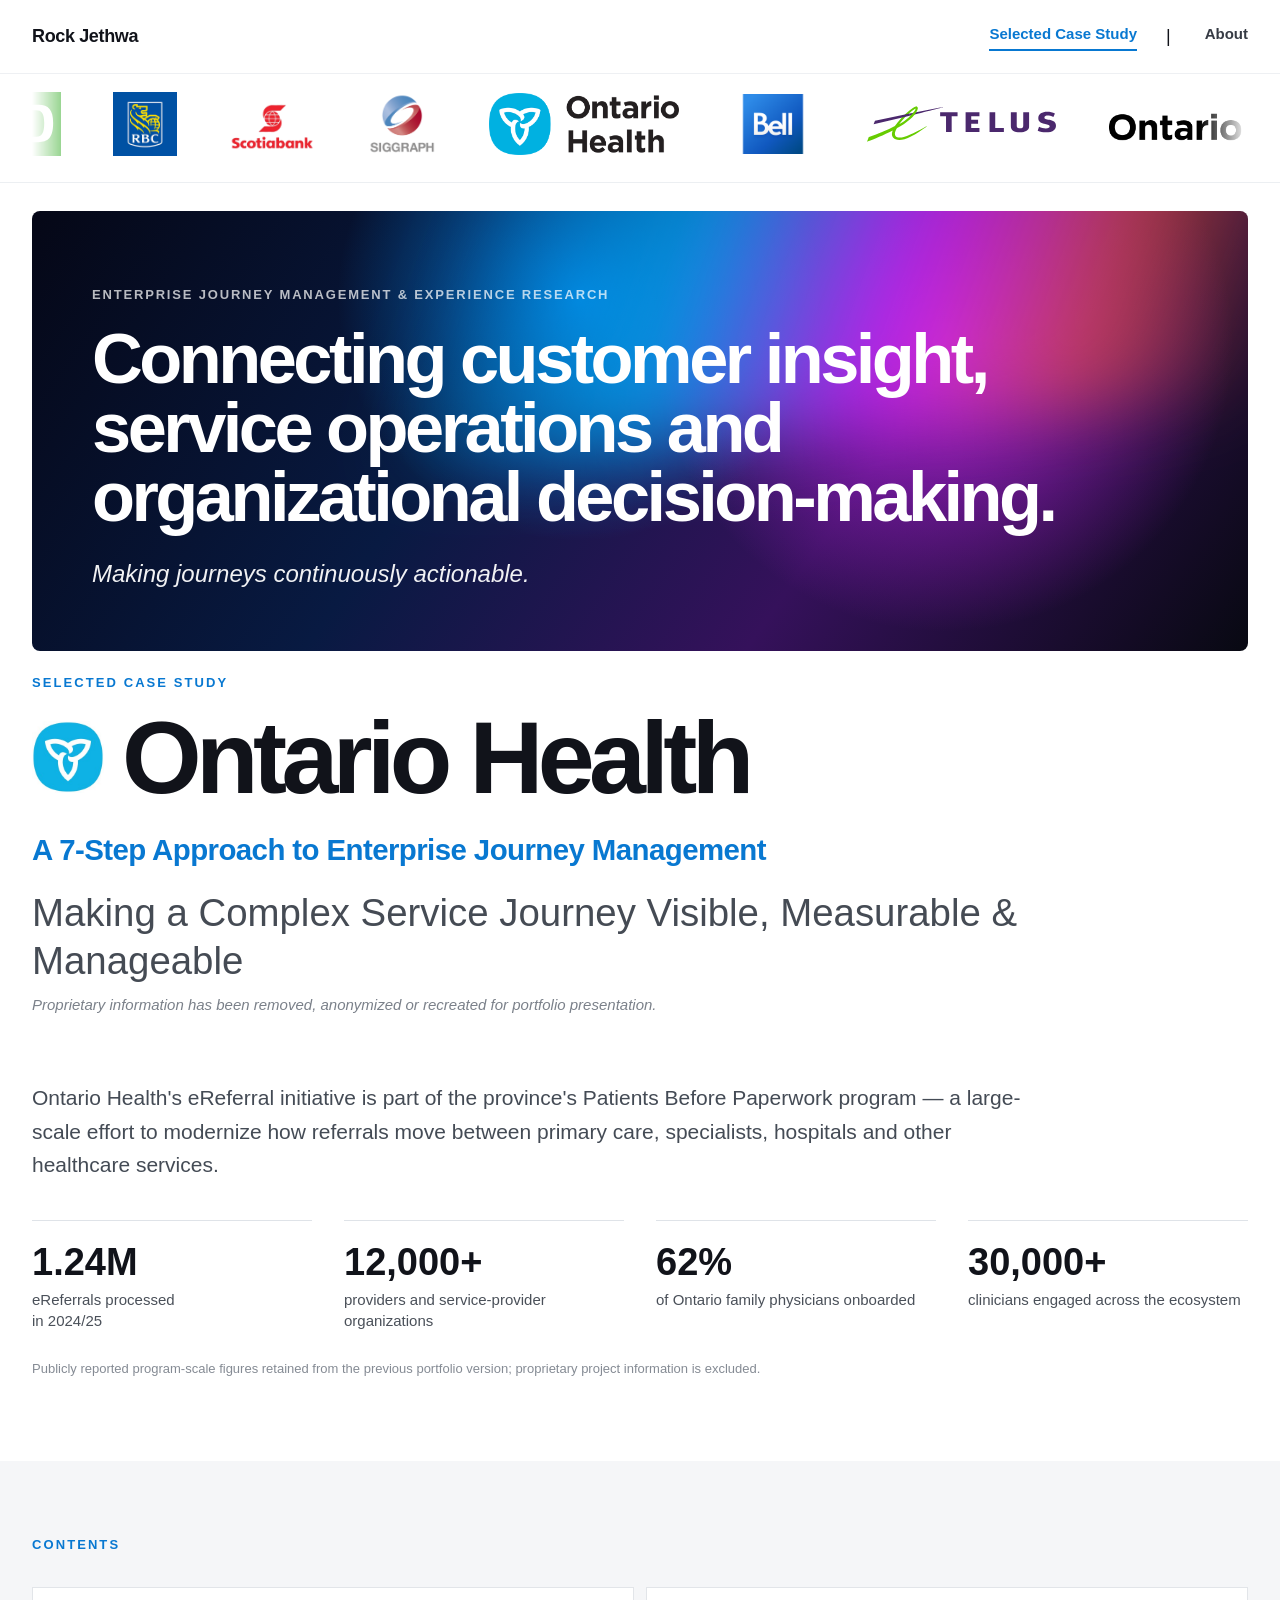
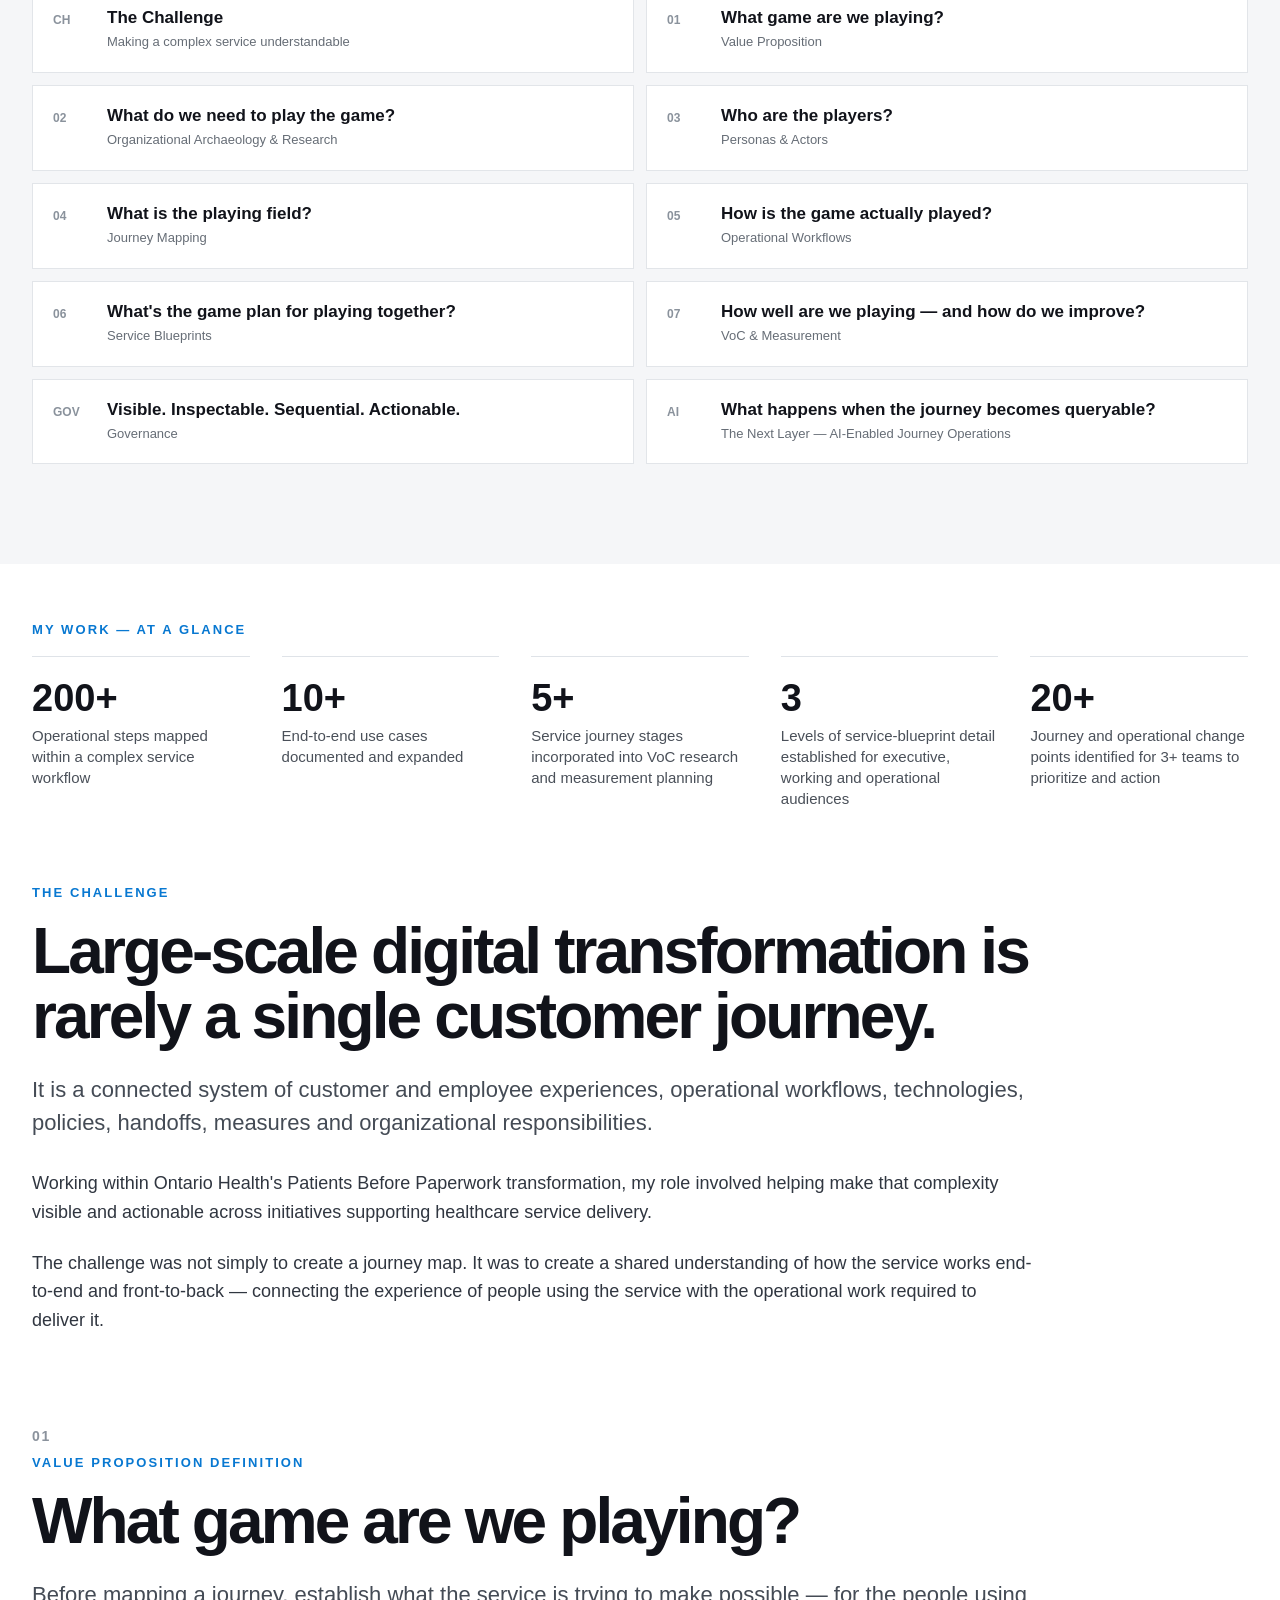
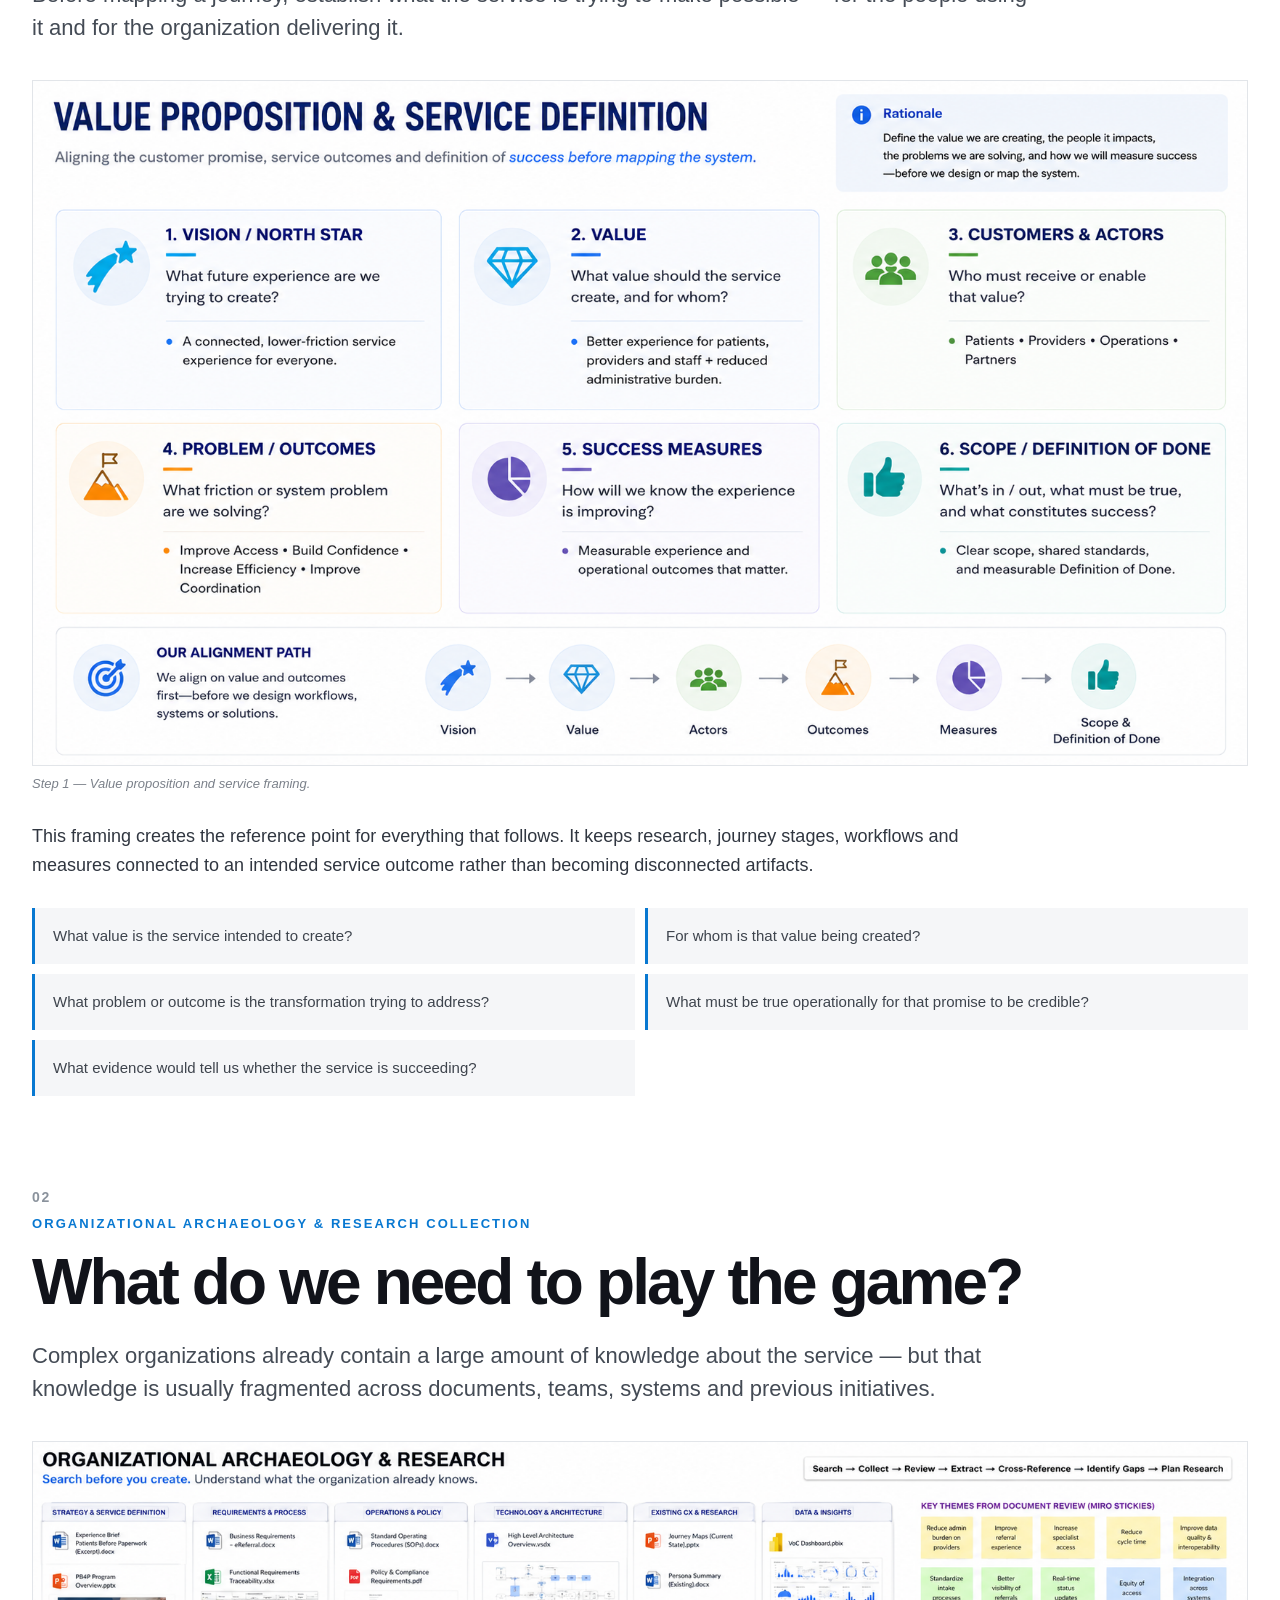
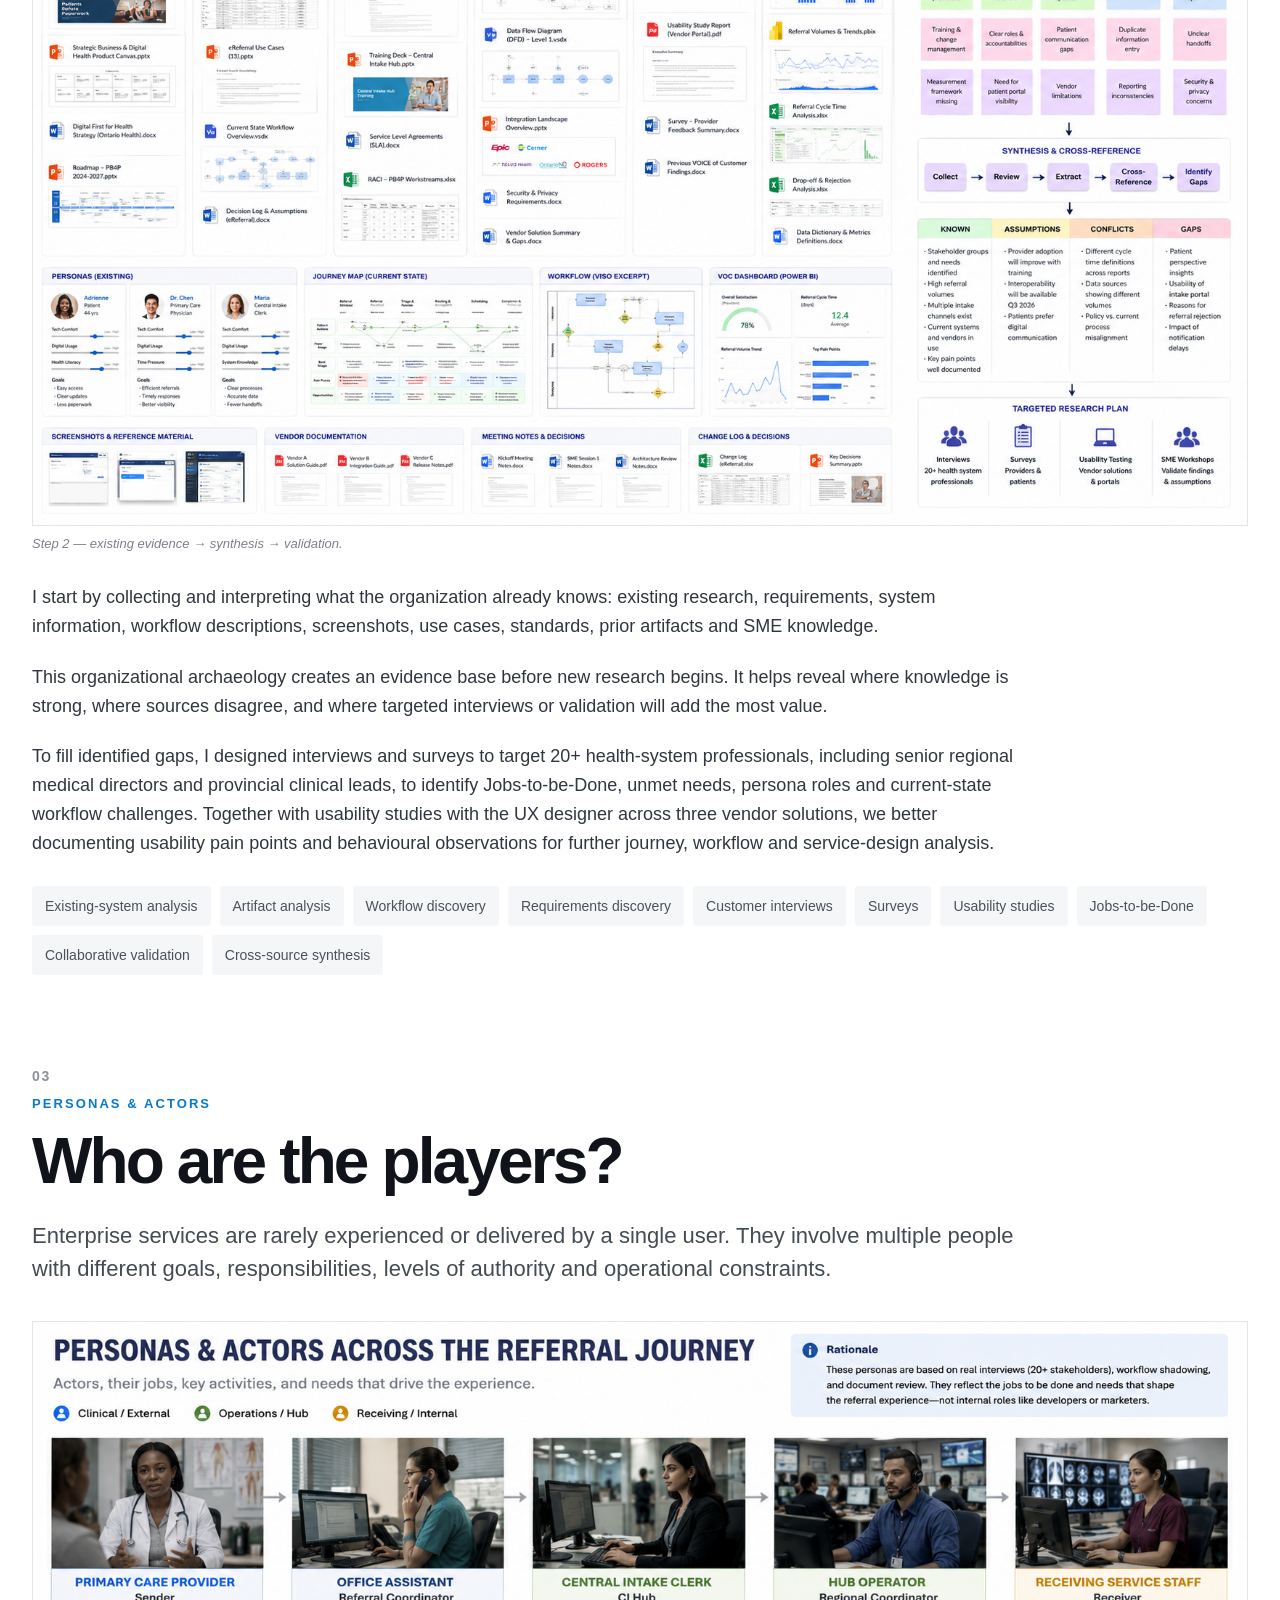
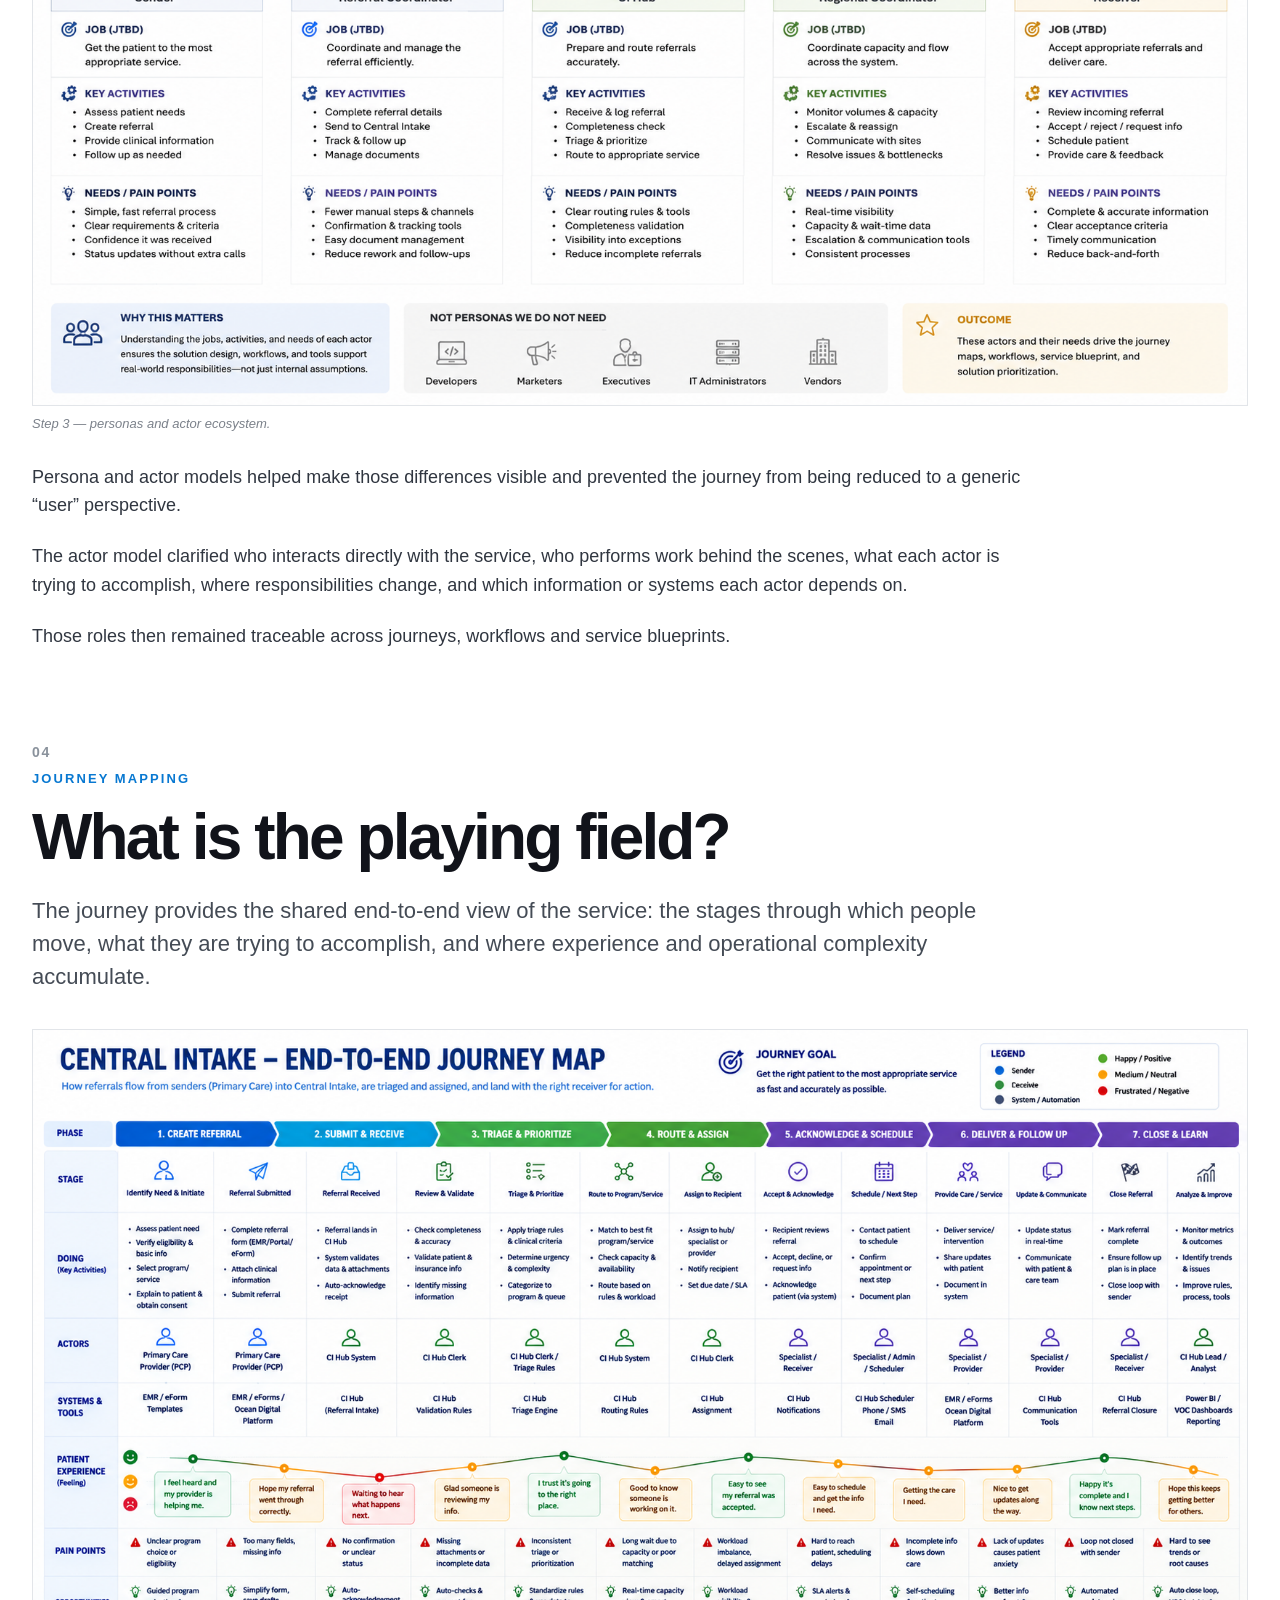
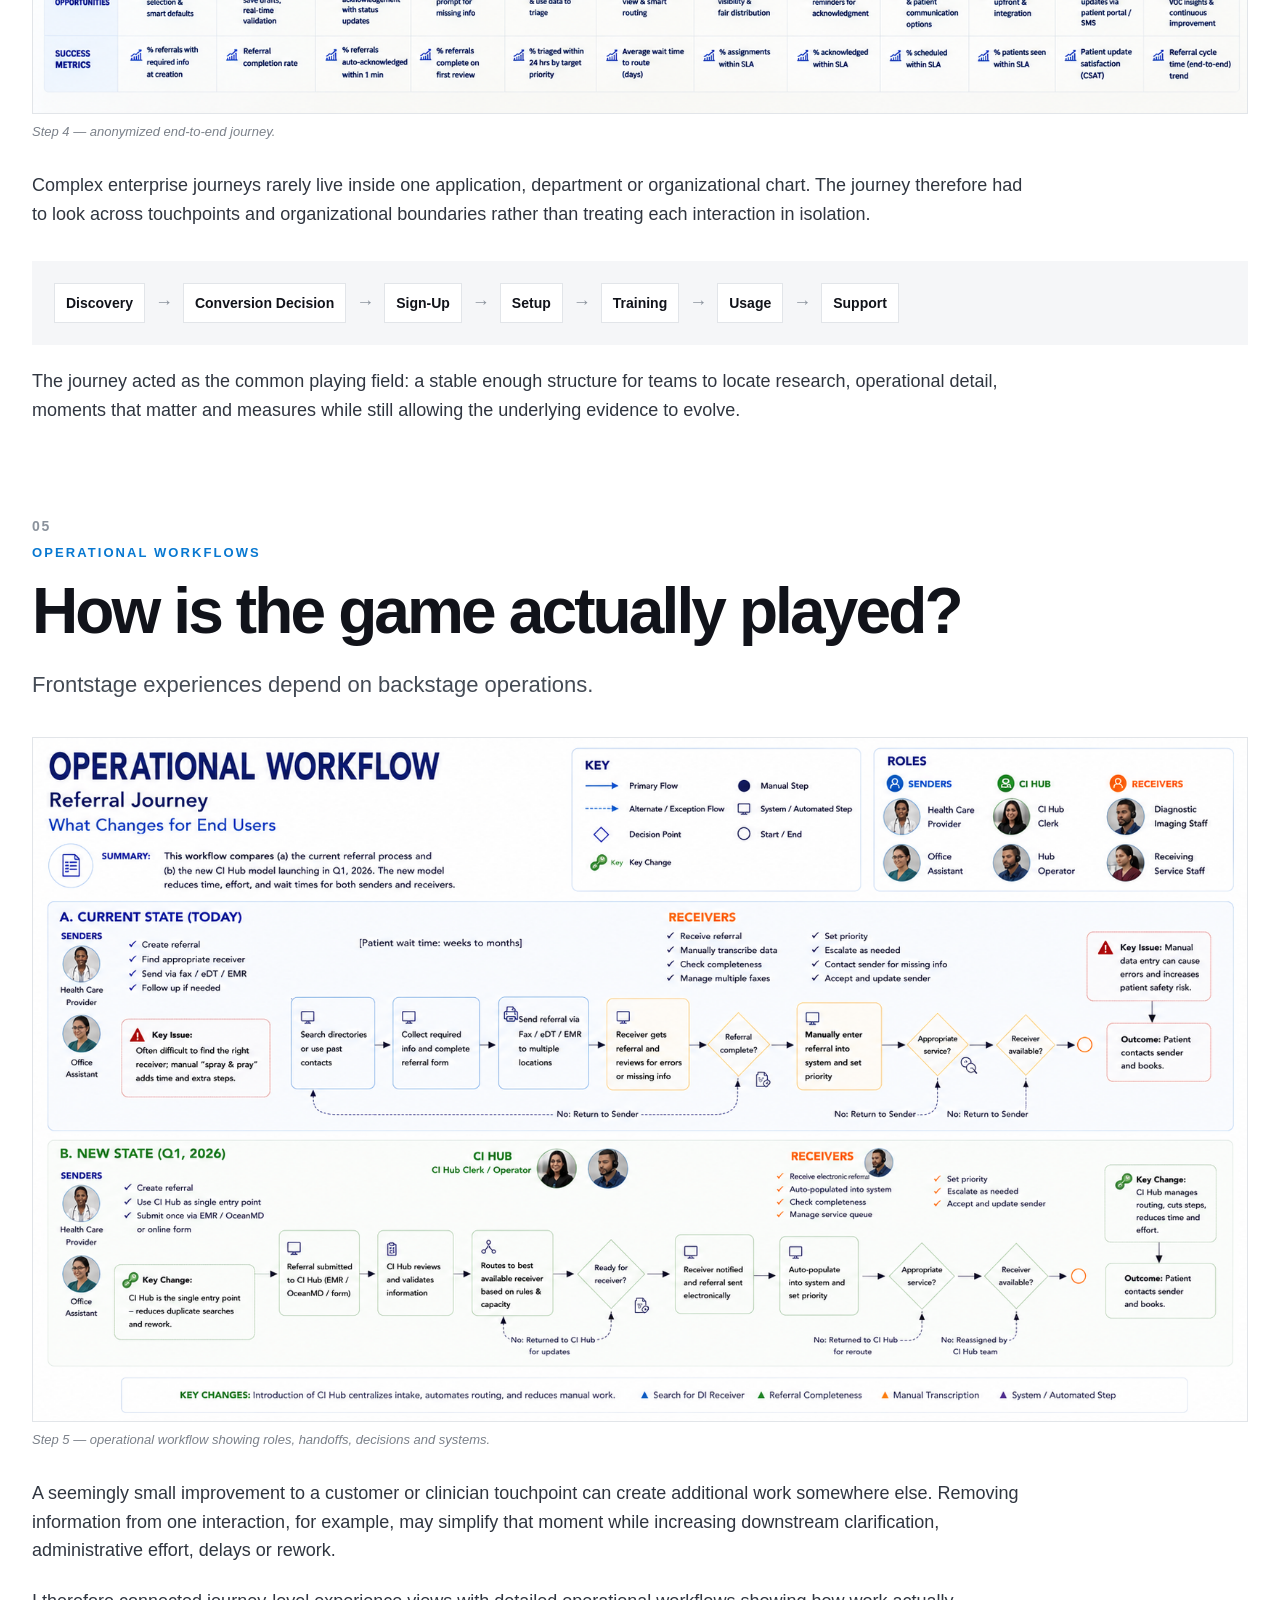
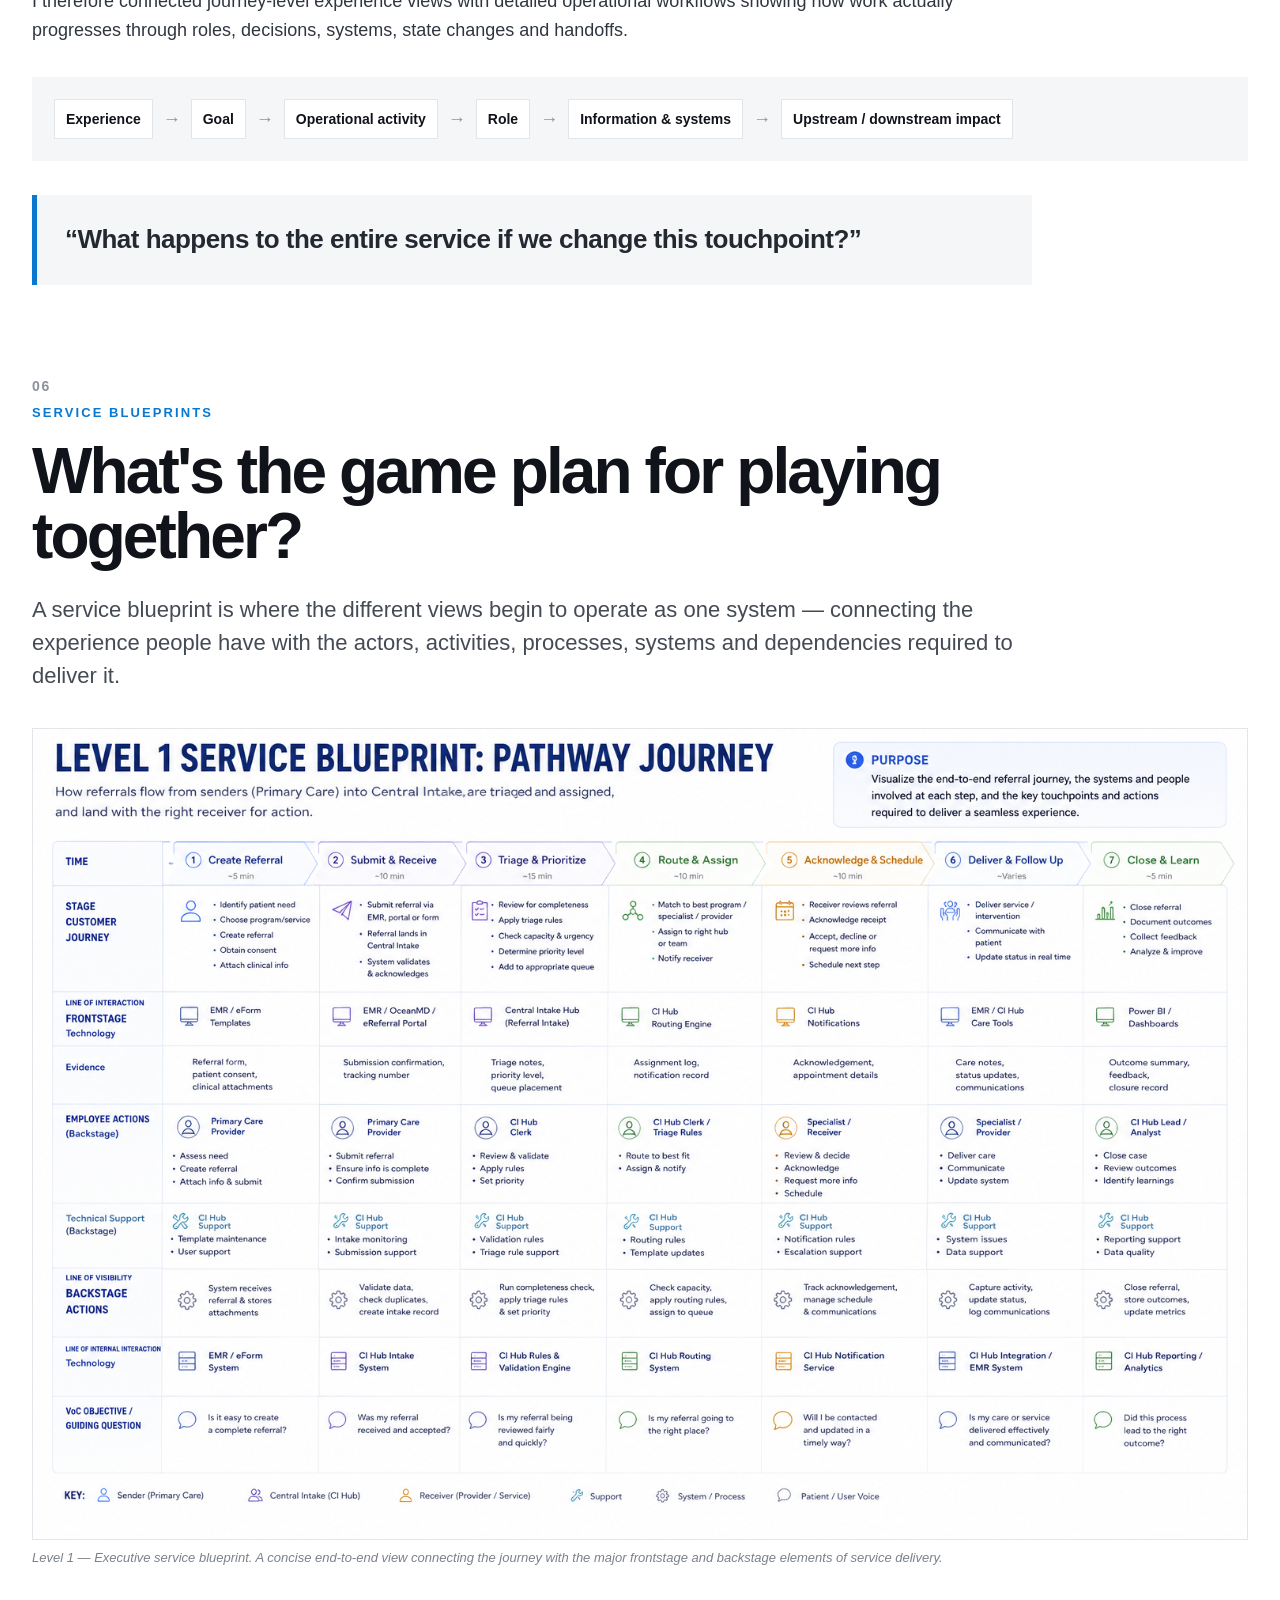
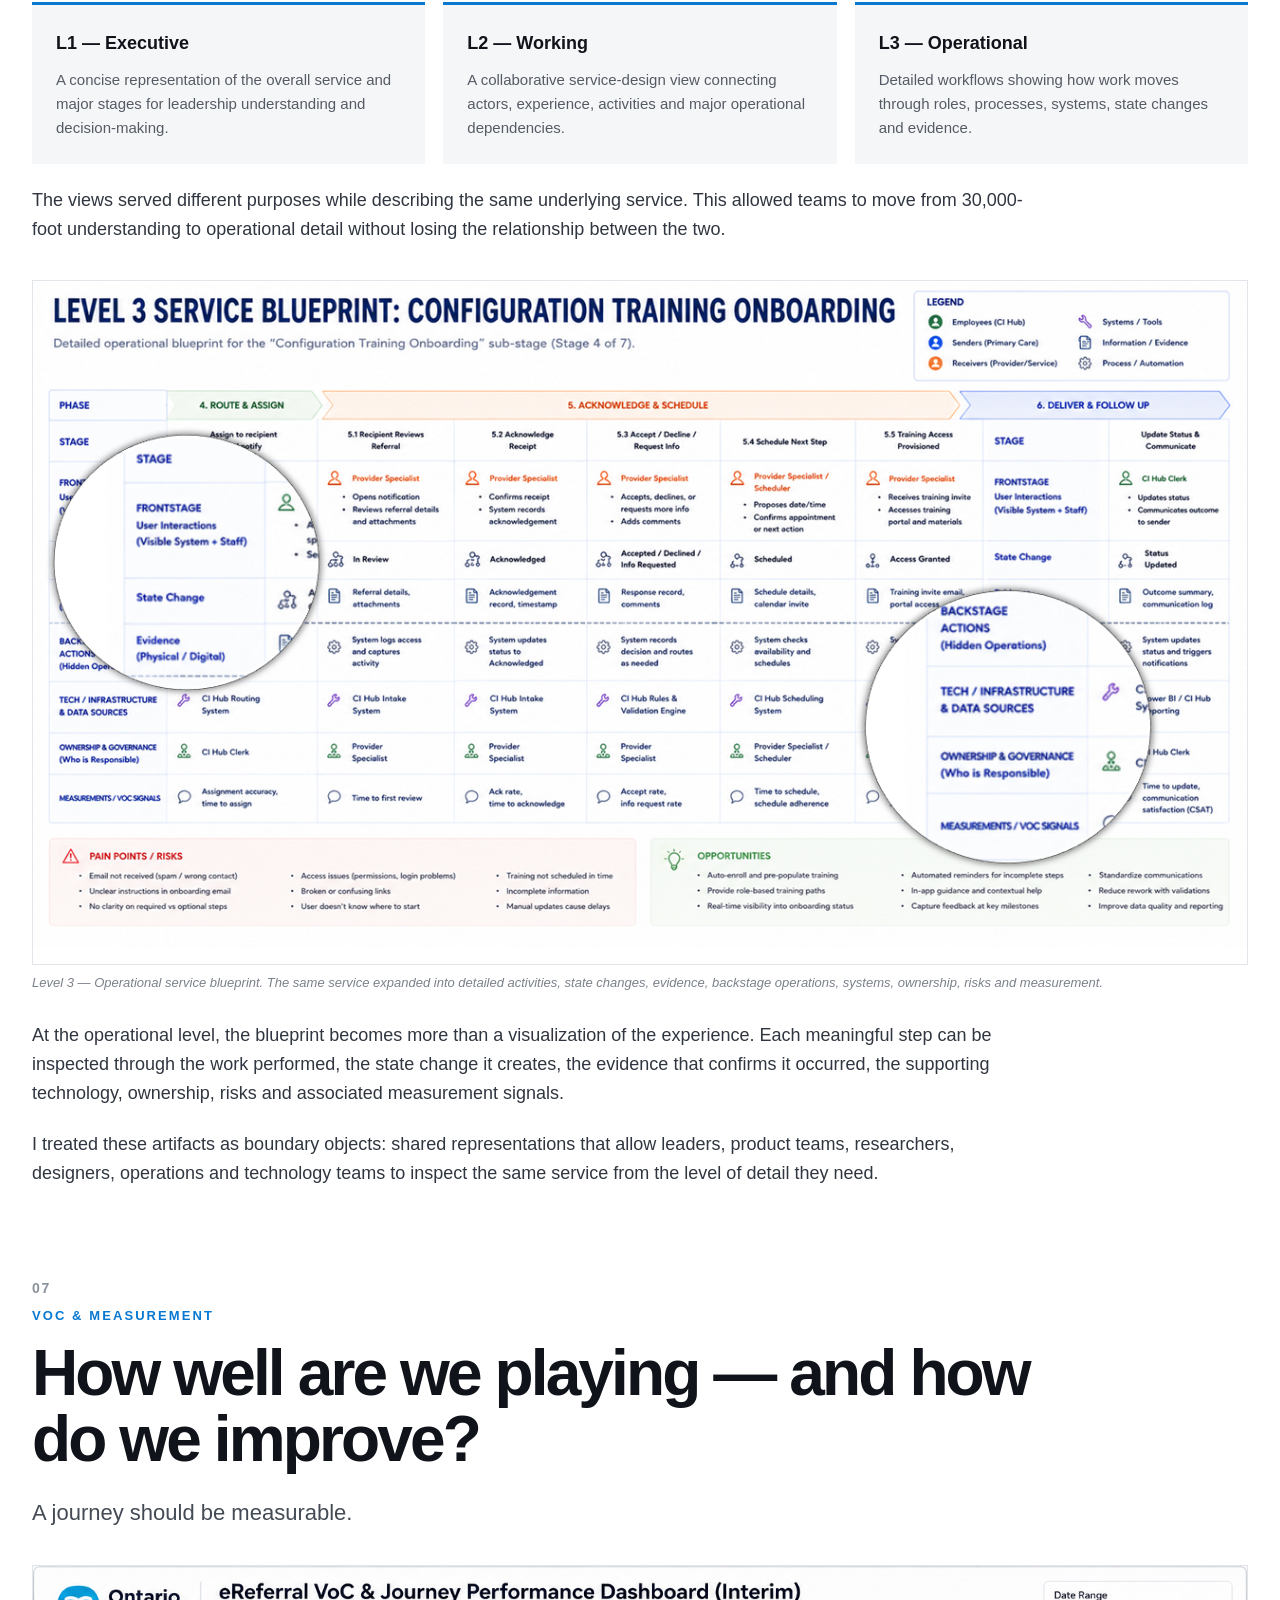
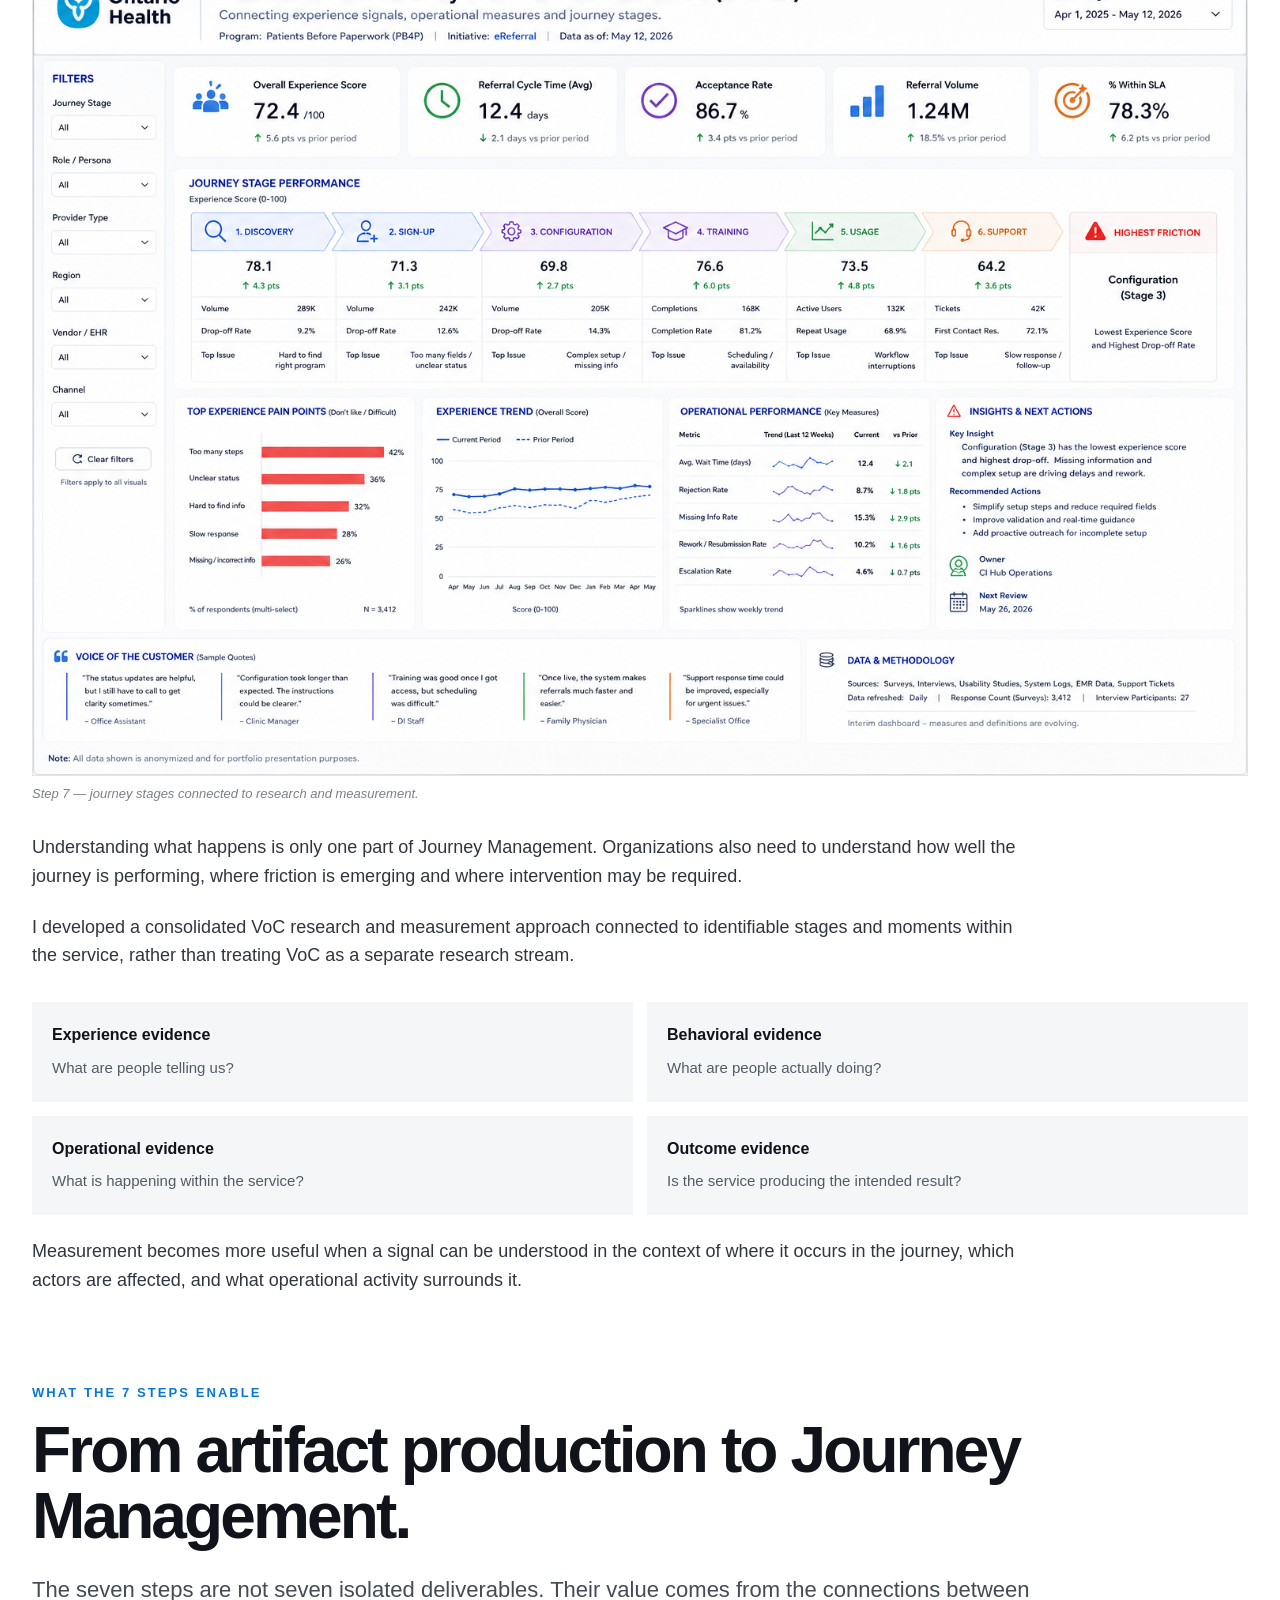
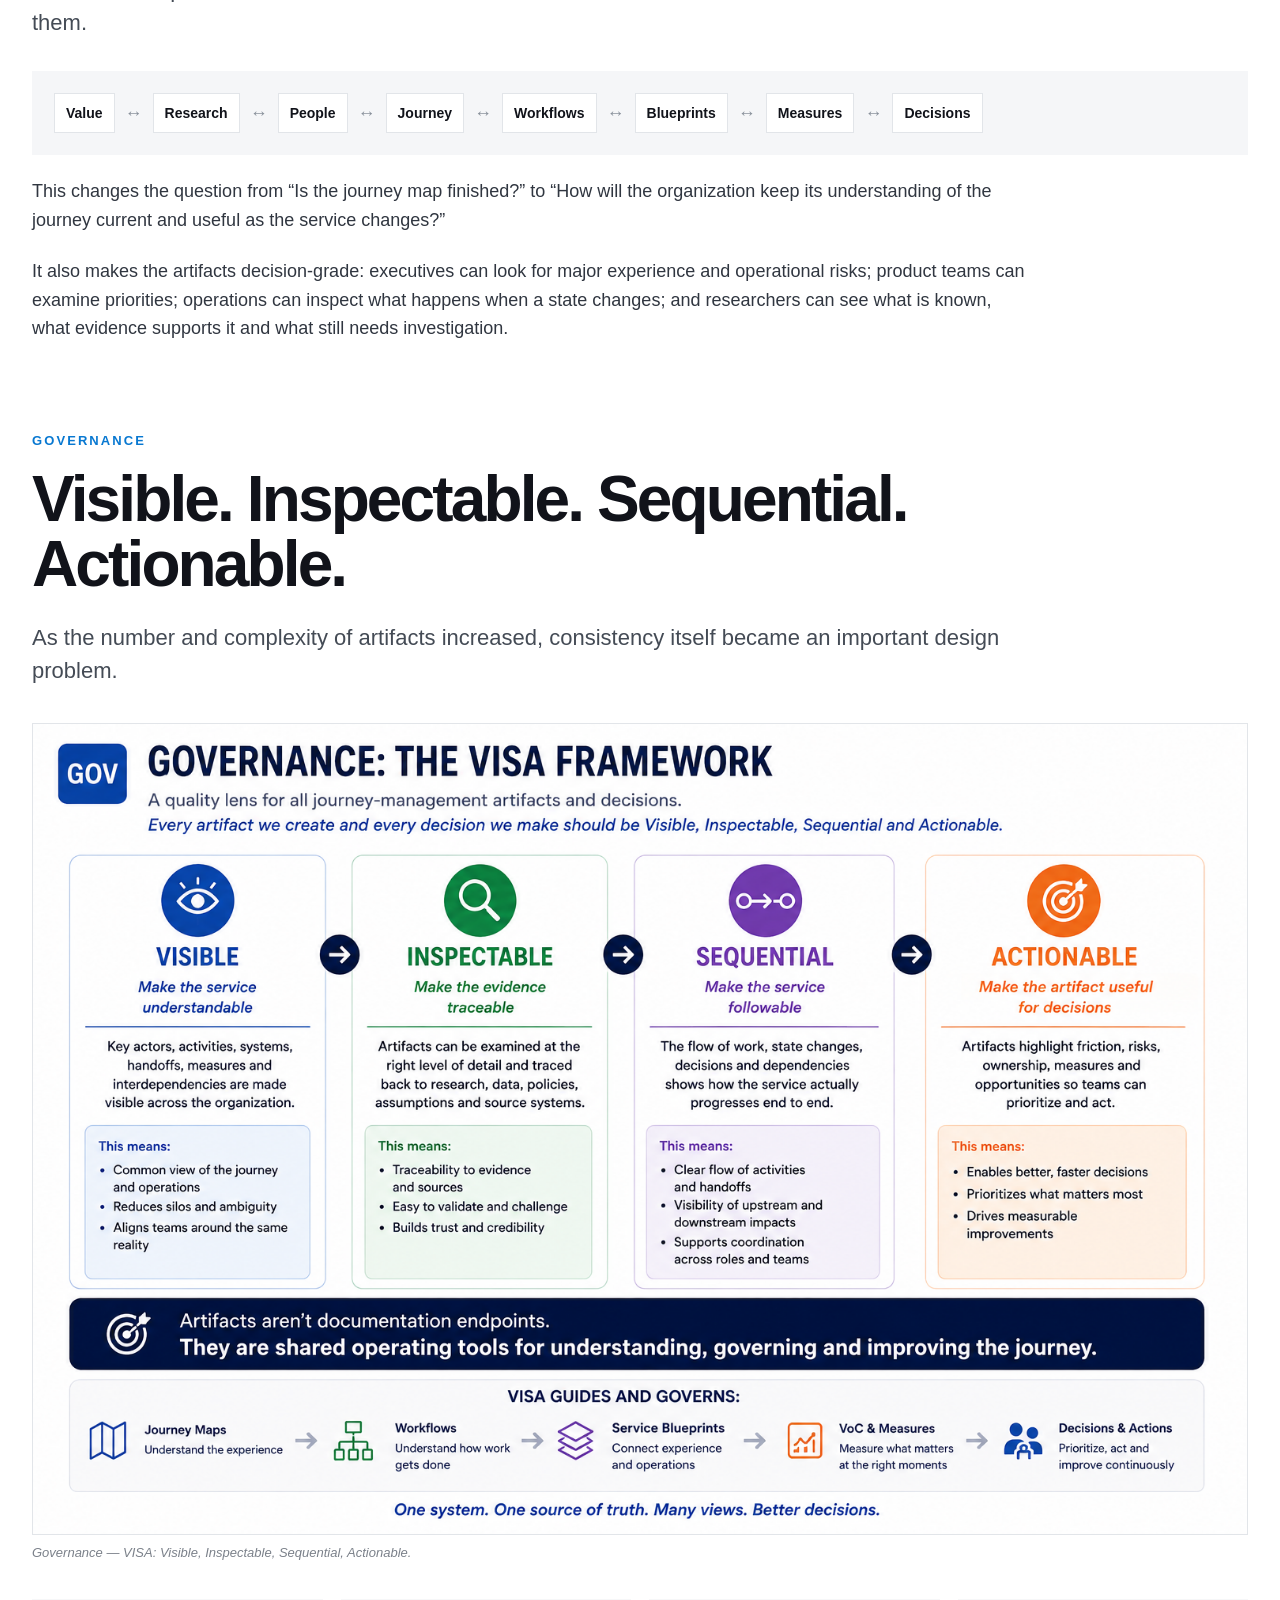
<file: index.html>
<!DOCTYPE html>
<html lang="en">
 <head>
  <meta charset="utf-8"/>
  <meta content="width=device-width, initial-scale=1.0" name="viewport"/>
  <title>
   Selected Case Study | Enterprise Journey Management | Rock Jethwa
  </title>
  <meta content="Ontario Health case study showing Rock Jethwa's 7-step approach to enterprise journey management, experience research, service design, operational workflows, service blueprints and VoC measurement." name="description"/>
  <link href="styles.css" rel="stylesheet"/>
 </head>
 <body>
  <header class="site-header">
   <div class="container header-inner">
    <a aria-label="Rock Jethwa portfolio home" class="brand" href="index.html">
     Rock Jethwa
    </a>
    <nav aria-label="Primary navigation" class="nav-links">
     <a class="active" href="index.html">
      Selected Case Study
     </a>
     &nbsp;| &nbsp;
     <a href="about.html">
      About
     </a>
    </nav>
   </div>
  </header>

  <section
   aria-label="Selected organizations"
   class="experience-strip logo-strip top-logo-strip"
  >
   <div class="container">
    <div
     aria-label="Selected organizations I've worked with or contributed to"
     class="logo-marquee"
     data-logo-marquee=""
    >
     <div class="logo-marquee-track">

      <!-- GROUP 1 -->
      <div class="logo-marquee-group">
       <div class="logo-item">
        <img alt="CIBC logo" loading="eager" src="images/logo-cibc.png"/>
       </div>
       <div class="logo-item">
        <img alt="TD logo" loading="eager" src="images/logo-td.svg"/>
       </div>
       <div class="logo-item">
        <img alt="RBC logo" loading="eager" src="images/logo-rbc.png"/>
       </div>
       <div class="logo-item">
        <img alt="Scotiabank logo" loading="eager" src="images/logo-scotiabank.png"/>
       </div>
       <div class="logo-item">
        <img alt="ACM SIGGRAPH logo" loading="eager" src="images/logo-acm-siggraph.png"/>
       </div>
       <div class="logo-item">
        <img alt="Ontario Health logo" loading="eager" src="images/logo-ontario-health.png"/>
       </div>
       <div class="logo-item bell-logo-item">
        <img alt="Bell logo" loading="eager" src="images/logo-bell.png"/>
       </div>
       <div class="logo-item">
        <img alt="TELUS logo" loading="eager" src="images/logo-telus.svg"/>
       </div>
       <div class="logo-item">
        <img alt="Government of Ontario logo" loading="eager" src="images/logo-government-ontario.png"/>
       </div>
      </div>

      <!-- GROUP 2 -->
      <div aria-hidden="true" class="logo-marquee-group">
       <div class="logo-item"><img alt="" src="images/logo-cibc.png"/></div>
       <div class="logo-item"><img alt="" src="images/logo-td.svg"/></div>
       <div class="logo-item"><img alt="" src="images/logo-rbc.png"/></div>
       <div class="logo-item"><img alt="" src="images/logo-scotiabank.png"/></div>
       <div class="logo-item"><img alt="" src="images/logo-acm-siggraph.png"/></div>
       <div class="logo-item"><img alt="" src="images/logo-ontario-health.png"/></div>
       <div class="logo-item bell-logo-item"><img alt="" src="images/logo-bell.png"/></div>
       <div class="logo-item"><img alt="" src="images/logo-telus.svg"/></div>
       <div class="logo-item"><img alt="" src="images/logo-government-ontario.png"/></div>
      </div>

      <!-- GROUP 3 -->
      <div aria-hidden="true" class="logo-marquee-group">
       <div class="logo-item"><img alt="" src="images/logo-cibc.png"/></div>
       <div class="logo-item"><img alt="" src="images/logo-td.svg"/></div>
       <div class="logo-item"><img alt="" src="images/logo-rbc.png"/></div>
       <div class="logo-item"><img alt="" src="images/logo-scotiabank.png"/></div>
       <div class="logo-item"><img alt="" src="images/logo-acm-siggraph.png"/></div>
       <div class="logo-item"><img alt="" src="images/logo-ontario-health.png"/></div>
       <div class="logo-item bell-logo-item"><img alt="" src="images/logo-bell.png"/></div>
       <div class="logo-item"><img alt="" src="images/logo-telus.svg"/></div>
       <div class="logo-item"><img alt="" src="images/logo-government-ontario.png"/></div>
      </div>

     </div>
    </div>
   </div>
  </section>

  <main>

   <!-- HERO -->
   <section class="hero">
    <div class="container">
     <div class="hero-panel">
      <div class="hero-content">
       <p class="hero-kicker">
        ENTERPRISE JOURNEY MANAGEMENT &amp; EXPERIENCE RESEARCH
       </p>
       <h1>
        Connecting customer insight, service operations and
        organizational decision-making.
       </h1>
       <p class="hero-statement">
        Making journeys continuously actionable.
       </p>
      </div>
     </div>
    </div>
   </section>

   <article id="case-study">

    <!-- CASE INTRO -->
    <section class="case-intro">
     <div class="container">
      <p class="eyebrow">
       SELECTED CASE STUDY
      </p>
      <h2 class="case-title case-title-with-logo">
       <img
        class="case-title-logo"
        src="images/ontariohealth_logo_squar.jpg"
        alt="Ontario Health logo"
       />
       <span>Ontario Health</span>
      </h2>
      <p class="case-kicker">
       A 7-Step Approach to Enterprise Journey Management
      </p>
      <p class="case-subtitle">
       Making a Complex Service Journey Visible, Measurable &amp; Manageable
      </p>
      <p class="confidentiality-note">
       Proprietary information has been removed, anonymized or recreated
       for portfolio presentation.
      </p>
     </div>
    </section>

    <!-- PROGRAM CONTEXT -->
    <section class="program-scale">
     <div class="container">
      <p class="program-scale-intro">
       Ontario Health's eReferral initiative is part of the province's
       Patients Before Paperwork program &mdash; a large-scale effort to
       modernize how referrals move between primary care, specialists,
       hospitals and other healthcare services.
      </p>

      <div class="scale-grid">
       <div class="scale-item">
        <strong>1.24M</strong>
        <span>
         eReferrals processed<br/>
         in 2024/25
        </span>
       </div>

       <div class="scale-item">
        <strong>12,000+</strong>
        <span>
         providers and service-provider organizations
        </span>
       </div>

       <div class="scale-item">
        <strong>62%</strong>
        <span>
         of Ontario family physicians onboarded
        </span>
       </div>

       <div class="scale-item">
        <strong>30,000+</strong>
        <span>
         clinicians engaged across the ecosystem
        </span>
       </div>
      </div>

      <p class="source-note">
       Publicly reported program-scale figures retained from the previous
       portfolio version; proprietary project information is excluded.
      </p>
     </div>
    </section>

    <!-- CONTENTS -->
    <section class="approach-overview" id="contents">
     <div class="container">
      <p class="eyebrow">
       CONTENTS
      </p>

      <div class="approach-grid">

       <a href="#challenge">
        <span>CH</span>
        <strong>The Challenge</strong>
        <small>Making a complex service understandable</small>
       </a>

       <a href="#step-1">
        <span>01</span>
        <strong>What game are we playing?</strong>
        <small>Value Proposition</small>
       </a>

       <a href="#step-2">
        <span>02</span>
        <strong>What do we need to play the game?</strong>
        <small>Organizational Archaeology &amp; Research</small>
       </a>

       <a href="#step-3">
        <span>03</span>
        <strong>Who are the players?</strong>
        <small>Personas &amp; Actors</small>
       </a>

       <a href="#step-4">
        <span>04</span>
        <strong>What is the playing field?</strong>
        <small>Journey Mapping</small>
       </a>

       <a href="#step-5">
        <span>05</span>
        <strong>How is the game actually played?</strong>
        <small>Operational Workflows</small>
       </a>

       <a href="#step-6">
        <span>06</span>
        <strong>What's the game plan for playing together?</strong>
        <small>Service Blueprints</small>
       </a>

       <a href="#step-7">
        <span>07</span>
        <strong>How well are we playing &mdash; and how do we improve?</strong>
        <small>VoC &amp; Measurement</small>
       </a>

       <a href="#governance">
        <span>GOV</span>
        <strong>Visible. Inspectable. Sequential. Actionable.</strong>
        <small>Governance</small>
       </a>

       <a href="#ai-journey">
        <span>AI</span>
        <strong>What happens when the journey becomes queryable?</strong>
        <small>The Next Layer &mdash; AI-Enabled Journey Operations</small>
       </a>

      </div>
     </div>
    </section>

    <!-- MY WORK AT A GLANCE -->
    <section class="work-scale" id="at-a-glance">
     <div class="container">
      <p class="eyebrow">
       MY WORK &mdash; AT A GLANCE
      </p>

      <div class="at-a-glance">

       <div class="glance-item">
        <strong>200+</strong>
        <span>
         Operational steps mapped within a complex service workflow
        </span>
       </div>

       <div class="glance-item">
        <strong>10+</strong>
        <span>
         End-to-end use cases documented and expanded
        </span>
       </div>

       <div class="glance-item">
        <strong>5+</strong>
        <span>
         Service journey stages incorporated into VoC research and
         measurement planning
        </span>
       </div>

       <div class="glance-item">
        <strong>3</strong>
        <span>
         Levels of service-blueprint detail established for executive,
         working and operational audiences
        </span>
       </div>

       <div class="glance-item">
        <strong>20+</strong>
        <span>
         Journey and operational change points identified for 3+ teams to prioritize and action
        </span>
      </div>

      </div>
     </div>
    </section>

    <!-- THE CHALLENGE -->
    <section class="case-section first-case-section" id="challenge">
     <div class="container">

      <p class="eyebrow">
       THE CHALLENGE
      </p>

      <h2 class="section-title">
       Large-scale digital transformation is rarely a single customer journey.
      </h2>

      <p class="section-lead">
       It is a connected system of customer and employee experiences,
       operational workflows, technologies, policies, handoffs, measures
       and organizational responsibilities.
      </p>

      <p>
       Working within Ontario Health's Patients Before Paperwork
       transformation, my role involved helping make that complexity
       visible and actionable across initiatives supporting healthcare
       service delivery.
      </p>

      <p>
       The challenge was not simply to create a journey map. It was to
       create a shared understanding of how the service works end-to-end
       and front-to-back &mdash; connecting the experience of people using the
       service with the operational work required to deliver it.
      </p>

     </div>
    </section>

    <!-- STEP 1 -->
    <section class="case-section step-section" id="step-1">
     <div class="container">

      <p class="section-number">01</p>

      <p class="eyebrow">
       VALUE PROPOSITION DEFINITION
      </p>

      <h2 class="section-title">
       What game are we playing?
      </h2>

      <p class="section-lead">
       Before mapping a journey, establish what the service is trying to
       make possible &mdash; for the people using it and for the organization
       delivering it.
      </p>

      <figure class="case-visual">
       <img
        alt="Value proposition and service definition framework"
        src="images/step-01-value-proposition.png"
       />
       <figcaption>
        Step 1 &mdash; Value proposition and service framing.
       </figcaption>
      </figure>

      <p>
       This framing creates the reference point for everything that
       follows. It keeps research, journey stages, workflows and measures
       connected to an intended service outcome rather than becoming
       disconnected artifacts.
      </p>

      <div class="question-list">
       <p>What value is the service intended to create?</p>
       <p>For whom is that value being created?</p>
       <p>What problem or outcome is the transformation trying to address?</p>
       <p>What must be true operationally for that promise to be credible?</p>
       <p>What evidence would tell us whether the service is succeeding?</p>
      </div>

     </div>
    </section>

    <!-- STEP 2 -->
    <section class="case-section step-section" id="step-2">
     <div class="container">

      <p class="section-number">02</p>

      <p class="eyebrow">
       ORGANIZATIONAL ARCHAEOLOGY &amp; RESEARCH COLLECTION
      </p>

      <h2 class="section-title">
       What do we need to play the game?
      </h2>

      <p class="section-lead">
       Complex organizations already contain a large amount of knowledge
       about the service &mdash; but that knowledge is usually fragmented
       across documents, teams, systems and previous initiatives.
      </p>

      <figure class="case-visual">
       <img
        alt="Organizational archaeology and research synthesis"
        src="images/step-02-organizational-archaeology.png"
       />
       <figcaption>
        Step 2 &mdash; existing evidence &rarr; synthesis &rarr; validation.
       </figcaption>
      </figure>

      <p>
       I start by collecting and interpreting what the organization
       already knows: existing research, requirements, system
       information, workflow descriptions, screenshots, use cases,
       standards, prior artifacts and SME knowledge.
      </p>

      <p>
       This organizational archaeology creates an evidence base before
       new research begins. It helps reveal where knowledge is strong,
       where sources disagree, and where targeted interviews or
       validation will add the most value.
      </p>

      <p>
       To fill identified gaps, I designed interviews and surveys to target 20+ health-system professionals, including senior regional medical directors and provincial clinical leads, to identify Jobs-to-be-Done, unmet needs, persona roles and current-state workflow challenges. Together with usability studies with the UX designer across three vendor solutions, we better documenting usability pain points and behavioural observations for further journey, workflow and service-design analysis.
      </p>

      <div class="method-chips">
       <span>Existing-system analysis</span>
       <span>Artifact analysis</span>
       <span>Workflow discovery</span>
       <span>Requirements discovery</span>
       <span>Customer interviews</span>
       <span>Surveys</span>
       <span>Usability studies</span>
       <span>Jobs-to-be-Done</span>
       <span>Collaborative validation</span>
       <span>Cross-source synthesis</span>
      </div>

     </div>
    </section>

    <!-- STEP 3 -->
    <section class="case-section step-section" id="step-3">
     <div class="container">

      <p class="section-number">03</p>

      <p class="eyebrow">
       PERSONAS &amp; ACTORS
      </p>

      <h2 class="section-title">
       Who are the players?
      </h2>

      <p class="section-lead">
       Enterprise services are rarely experienced or delivered by a
       single user. They involve multiple people with different goals,
       responsibilities, levels of authority and operational constraints.
      </p>

      <figure class="case-visual">
       <img
        alt="Personas and actors across the referral journey"
        src="images/step-03-personas-actors.png"
       />
       <figcaption>
        Step 3 &mdash; personas and actor ecosystem.
       </figcaption>
      </figure>

      <p>
       Persona and actor models helped make those differences visible and
       prevented the journey from being reduced to a generic &ldquo;user&rdquo;
       perspective.
      </p>

      <p>
       The actor model clarified who interacts directly with the service,
       who performs work behind the scenes, what each actor is trying to
       accomplish, where responsibilities change, and which information
       or systems each actor depends on.
      </p>

      <p>
       Those roles then remained traceable across journeys, workflows and
       service blueprints.
      </p>

     </div>
    </section>

    <!-- STEP 4 -->
    <section class="case-section step-section" id="step-4">
     <div class="container">

      <p class="section-number">04</p>

      <p class="eyebrow">
       JOURNEY MAPPING
      </p>

      <h2 class="section-title">
       What is the playing field?
      </h2>

      <p class="section-lead">
       The journey provides the shared end-to-end view of the service:
       the stages through which people move, what they are trying to
       accomplish, and where experience and operational complexity
       accumulate.
      </p>

      <figure class="case-visual">
       <img
        alt="End-to-end referral journey map"
        src="images/step-04-journey-map.png"
       />
       <figcaption>
        Step 4 &mdash; anonymized end-to-end journey.
       </figcaption>
      </figure>

      <p>
       Complex enterprise journeys rarely live inside one application,
       department or organizational chart. The journey therefore had to
       look across touchpoints and organizational boundaries rather than
       treating each interaction in isolation.
      </p>

      <div aria-label="Journey stages" class="journey-stages">
       <span>Discovery</span>
       <b>&rarr;</b>
       <span>Conversion Decision</span>
       <b>&rarr;</b>
       <span>Sign-Up</span>
       <b>&rarr;</b>
       <span>Setup</span>
       <b>&rarr;</b>
       <span>Training</span>
       <b>&rarr;</b>
       <span>Usage</span>
       <b>&rarr;</b>
       <span>Support</span>
      </div>

      <p>
       The journey acted as the common playing field: a stable enough
       structure for teams to locate research, operational detail,
       moments that matter and measures while still allowing the
       underlying evidence to evolve.
      </p>

     </div>
    </section>

    <!-- STEP 5 -->
    <section class="case-section step-section" id="step-5">
     <div class="container">

      <p class="section-number">05</p>

      <p class="eyebrow">
       OPERATIONAL WORKFLOWS
      </p>

      <h2 class="section-title">
       How is the game actually played?
      </h2>

      <p class="section-lead">
       Frontstage experiences depend on backstage operations.
      </p>

      <figure class="case-visual">
       <img
        alt="Detailed operational workflow showing current and future referral states"
        src="images/step-05-operational-workflow.png"
       />
       <figcaption>
        Step 5 &mdash; operational workflow showing roles, handoffs,
        decisions and systems.
       </figcaption>
      </figure>

      <p>
       A seemingly small improvement to a customer or clinician
       touchpoint can create additional work somewhere else. Removing
       information from one interaction, for example, may simplify that
       moment while increasing downstream clarification, administrative
       effort, delays or rework.
      </p>

      <p>
       I therefore connected journey-level experience views with detailed
       operational workflows showing how work actually progresses through
       roles, decisions, systems, state changes and handoffs.
      </p>

      <div class="traceability-chain">
       <span>Experience</span>
       <b>&rarr;</b>
       <span>Goal</span>
       <b>&rarr;</b>
       <span>Operational activity</span>
       <b>&rarr;</b>
       <span>Role</span>
       <b>&rarr;</b>
       <span>Information &amp; systems</span>
       <b>&rarr;</b>
       <span>Upstream / downstream impact</span>
      </div>

      <blockquote>
       &ldquo;What happens to the entire service if we change this touchpoint?&rdquo;
      </blockquote>

     </div>
    </section>

    <!-- STEP 6 -->
    <section class="case-section step-section" id="step-6">
     <div class="container">

      <p class="section-number">
       06
      </p>

      <p class="eyebrow">
       SERVICE BLUEPRINTS
      </p>

      <h2 class="section-title">
       What's the game plan for playing together?
      </h2>

      <p class="section-lead">
       A service blueprint is where the different views begin to operate
       as one system &mdash; connecting the experience people have with the
       actors, activities, processes, systems and dependencies required
       to deliver it.
      </p>

      <!-- L1 SERVICE BLUEPRINT -->
      <figure class="case-visual">
       <img
        alt="Level 1 executive service blueprint showing the end-to-end service across journey stages, frontstage and backstage activities"
        src="images/step-06-service-blueprints.png"
       />
       <figcaption>
        Level 1 &mdash; Executive service blueprint. A concise end-to-end
        view connecting the journey with the major frontstage and
        backstage elements of service delivery.
       </figcaption>
      </figure>

      <div class="level-grid">

       <div>
        <strong>
         L1 &mdash; Executive
        </strong>
        <p>
         A concise representation of the overall service and major
         stages for leadership understanding and decision-making.
        </p>
       </div>

       <div>
        <strong>
         L2 &mdash; Working
        </strong>
        <p>
         A collaborative service-design view connecting actors,
         experience, activities and major operational dependencies.
        </p>
       </div>

       <div>
        <strong>
         L3 &mdash; Operational
        </strong>
        <p>
         Detailed workflows showing how work moves through roles,
         processes, systems, state changes and evidence.
        </p>
       </div>

      </div>

      <p>
       The views served different purposes while describing the same
       underlying service. This allowed teams to move from 30,000-foot
       understanding to operational detail without losing the
       relationship between the two.
      </p>

      <!-- L3 SERVICE BLUEPRINT -->
      <figure class="case-visual">
       <img
        alt="Level 3 operational service blueprint showing detailed frontstage and backstage activities, state changes, evidence, systems, ownership, risks and measures"
        src="images/step-06-service-blueprints-level3.png"
       />
       <figcaption>
        Level 3 &mdash; Operational service blueprint. The same service
        expanded into detailed activities, state changes, evidence,
        backstage operations, systems, ownership, risks and measurement.
       </figcaption>
      </figure>

      <p>
       At the operational level, the blueprint becomes more than a
       visualization of the experience. Each meaningful step can be
       inspected through the work performed, the state change it creates,
       the evidence that confirms it occurred, the supporting technology,
       ownership, risks and associated measurement signals.
      </p>

      <p>
       I treated these artifacts as boundary objects: shared
       representations that allow leaders, product teams, researchers,
       designers, operations and technology teams to inspect the same
       service from the level of detail they need.
      </p>

     </div>
    </section>

    <!-- STEP 7 -->
    <section class="case-section step-section" id="step-7">
     <div class="container">

      <p class="section-number">07</p>

      <p class="eyebrow">
       VOC &amp; MEASUREMENT
      </p>

      <h2 class="section-title">
       How well are we playing &mdash; and how do we improve?
      </h2>

      <p class="section-lead">
       A journey should be measurable.
      </p>

      <figure class="case-visual">
       <img
        alt="VoC and journey measurement framework"
        src="images/step-07-voc-journey-performance-dashboard.png"
       />
       <figcaption>
        Step 7 &mdash; journey stages connected to research and measurement.
       </figcaption>
      </figure>

      <p>
       Understanding what happens is only one part of Journey Management.
       Organizations also need to understand how well the journey is
       performing, where friction is emerging and where intervention may
       be required.
      </p>

      <p>
       I developed a consolidated VoC research and measurement approach
       connected to identifiable stages and moments within the service,
       rather than treating VoC as a separate research stream.
      </p>

      <div class="evidence-grid">

       <div>
        <strong>Experience evidence</strong>
        <span>What are people telling us?</span>
       </div>

       <div>
        <strong>Behavioral evidence</strong>
        <span>What are people actually doing?</span>
       </div>

       <div>
        <strong>Operational evidence</strong>
        <span>What is happening within the service?</span>
       </div>

       <div>
        <strong>Outcome evidence</strong>
        <span>Is the service producing the intended result?</span>
       </div>

      </div>

      <p>
       Measurement becomes more useful when a signal can be understood in
       the context of where it occurs in the journey, which actors are
       affected, and what operational activity surrounds it.
      </p>

     </div>
    </section>

    <!-- JOURNEY MANAGEMENT -->
    <section class="case-section" id="management">
     <div class="container">

      <p class="eyebrow">
       WHAT THE 7 STEPS ENABLE
      </p>

      <h2 class="section-title">
       From artifact production to Journey Management.
      </h2>

      <p class="section-lead">
       The seven steps are not seven isolated deliverables. Their value
       comes from the connections between them.
      </p>

      <div class="management-loop">
       <span>Value</span>
       <b>&harr;</b>
       <span>Research</span>
       <b>&harr;</b>
       <span>People</span>
       <b>&harr;</b>
       <span>Journey</span>
       <b>&harr;</b>
       <span>Workflows</span>
       <b>&harr;</b>
       <span>Blueprints</span>
       <b>&harr;</b>
       <span>Measures</span>
       <b>&harr;</b>
       <span>Decisions</span>
      </div>

      <p>
       This changes the question from &ldquo;Is the journey map finished?&rdquo; to
       &ldquo;How will the organization keep its understanding of the journey
       current and useful as the service changes?&rdquo;
      </p>

      <p>
       It also makes the artifacts decision-grade: executives can look
       for major experience and operational risks; product teams can
       examine priorities; operations can inspect what happens when a
       state changes; and researchers can see what is known, what
       evidence supports it and what still needs investigation.
      </p>

     </div>
    </section>

    <!-- GOVERNANCE -->
    <section class="case-section" id="governance">
     <div class="container">

      <p class="eyebrow">
       GOVERNANCE
      </p>

      <h2 class="section-title">
       Visible. Inspectable. Sequential. Actionable.
      </h2>

      <p class="section-lead">
       As the number and complexity of artifacts increased, consistency
       itself became an important design problem.
      </p>

      <figure class="case-visual">
       <img
        alt="VISA governance framework"
        src="images/governance-visa.png"
       />
       <figcaption>
        Governance &mdash; VISA: Visible, Inspectable, Sequential,
        Actionable.
       </figcaption>
      </figure>

      <div class="governance-grid four">

       <div class="governance-card">
        <strong>VISIBLE</strong>
        <h3>See the system</h3>
        <p>
         Can people see the important actors, activities and
         dependencies?
        </p>
       </div>

       <div class="governance-card">
        <strong>INSPECTABLE</strong>
        <h3>Go deeper</h3>
        <p>
         Can teams examine the underlying detail when they need it?
        </p>
       </div>

       <div class="governance-card">
        <strong>SEQUENTIAL</strong>
        <h3>Follow the work</h3>
        <p>
         Can people understand how work progresses through the service?
        </p>
       </div>

       <div class="governance-card">
        <strong>ACTIONABLE</strong>
        <h3>Support decisions</h3>
        <p>
         Does the artifact help someone make a decision or take action?
        </p>
       </div>

      </div>

     </div>
    </section>

    <!-- AI JOURNEY OPERATIONS -->
    <section class="case-section" id="ai-journey">
     <div class="container">

      <p class="eyebrow">
       THE NEXT LAYER &mdash; AI-ENABLED JOURNEY OPERATIONS
      </p>

      <h2 class="section-title">
       What happens when the journey becomes queryable?
      </h2>

      <p class="section-lead">
       As journey-management systems accumulate research, workflows,
       measures, decisions and organizational knowledge, maintaining the
       connections manually becomes increasingly difficult.
      </p>

      <figure class="case-visual">
       <img
        alt="AI-enabled journey management concept"
        src="images/ai-journey-management.png"
       />
       <figcaption>
        Concept &mdash; AI as a knowledge and acceleration layer over
        a structured journey-management system.
       </figcaption>
      </figure>

      <p>
       That creates an opportunity for AI &mdash; not simply to generate
       another journey map, but to help organizations maintain and
       interrogate the journey-management system itself.
      </p>

      <div class="ai-questions">
       <p>
        What changed in this workflow since the journey was last updated?
       </p>
       <p>
        Which journey stages have research evidence but no defined measure?
       </p>
       <p>
        What downstream activities could be affected by this proposed change?
       </p>
       <p>
        Which insights have not yet been connected to a product or
        service decision?
       </p>
       <p>
        What has changed that frontline teams need to know?
       </p>
      </div>

      <p>
       The opportunity is to use AI as an acceleration and knowledge
       layer over a well-understood service system &mdash; not as a replacement
       for understanding the system in the first place.
      </p>

     </div>
    </section>

    <!-- JOURNEY MANAGEMENT PRINCIPLE -->
    <section class="case-section" id="learned">
     <div class="container">

      <p class="eyebrow">
       JOURNEY MANAGEMENT PRINCIPLE
      </p>

      <h2 class="section-title">
       A journey is not simply something to map. It is something to manage.
      </h2>

      <p class="section-lead">
       Journey Management requires connecting customer and employee
       experience with the operational reality underneath it.
      </p>

      <p class="framework-line">
       Value + People + Journeys + Workflows + Systems + Research +
       Measures + Ownership + Decisions
      </p>

      <p>
       The seven-step approach provides a way to structure that
       complexity without pretending the work is linear. Teams can move
       between layers, add evidence and revise the model as the service
       evolves.
      </p>

      <p>
       The goal is not to create seven artifacts. The goal is an
       organization with a shared, evidence-based and continuously
       actionable understanding of how its service actually works.
      </p>

     </div>
    </section>

    <!-- MY ROLE & CONTRIBUTION -->
    <section class="case-section role-section" id="role">
     <div class="container">

      <p class="eyebrow">
       MY ROLE &amp; CONTRIBUTION
      </p>

      <h2 class="section-title">
       Enterprise Service Design / Journey Management / Experience Research
      </h2>

      <div class="role-grid">

       <div>
        <h3>Research &amp; Framing</h3>
        <p>
         Service and value framing, organizational archaeology,
         research planning, synthesis, SME collaboration and validation.
        </p>
       </div>

       <div>
        <h3>Journey &amp; Operations</h3>
        <p>
         Personas and actor modelling, journey architecture, use cases,
         operational workflow mapping and service blueprint architecture.
        </p>
       </div>

       <div>
        <h3>Management &amp; Governance</h3>
        <p>
         VoC and measurement planning, L1/L2/L3 blueprint governance,
         decision-grade artifact design and AI-enabled
         journey-management exploration.
        </p>
       </div>

      </div>
     </div>
    </section>

    <!-- CTA -->
    <section class="case-cta">
     <div class="container">
      <div class="cta-panel">

       <p class="eyebrow">
        ABOUT / R&Eacute;SUM&Eacute;
       </p>

       <h2>
        See the experience behind the case study.
       </h2>

       <a class="button" href="about.html">
        About Rock &rarr;
       </a>

      </div>
     </div>
    </section>

   </article>
  </main>

  <footer class="site-footer">
   <div class="container">
    <span>
     Rock Jethwa
    </span>
    <span>
     Enterprise Journey Management &amp; Experience Research
    </span>
   </div>
  </footer>

  <script defer="" src="scripts.js"></script>

 </body>
</html>
</file>
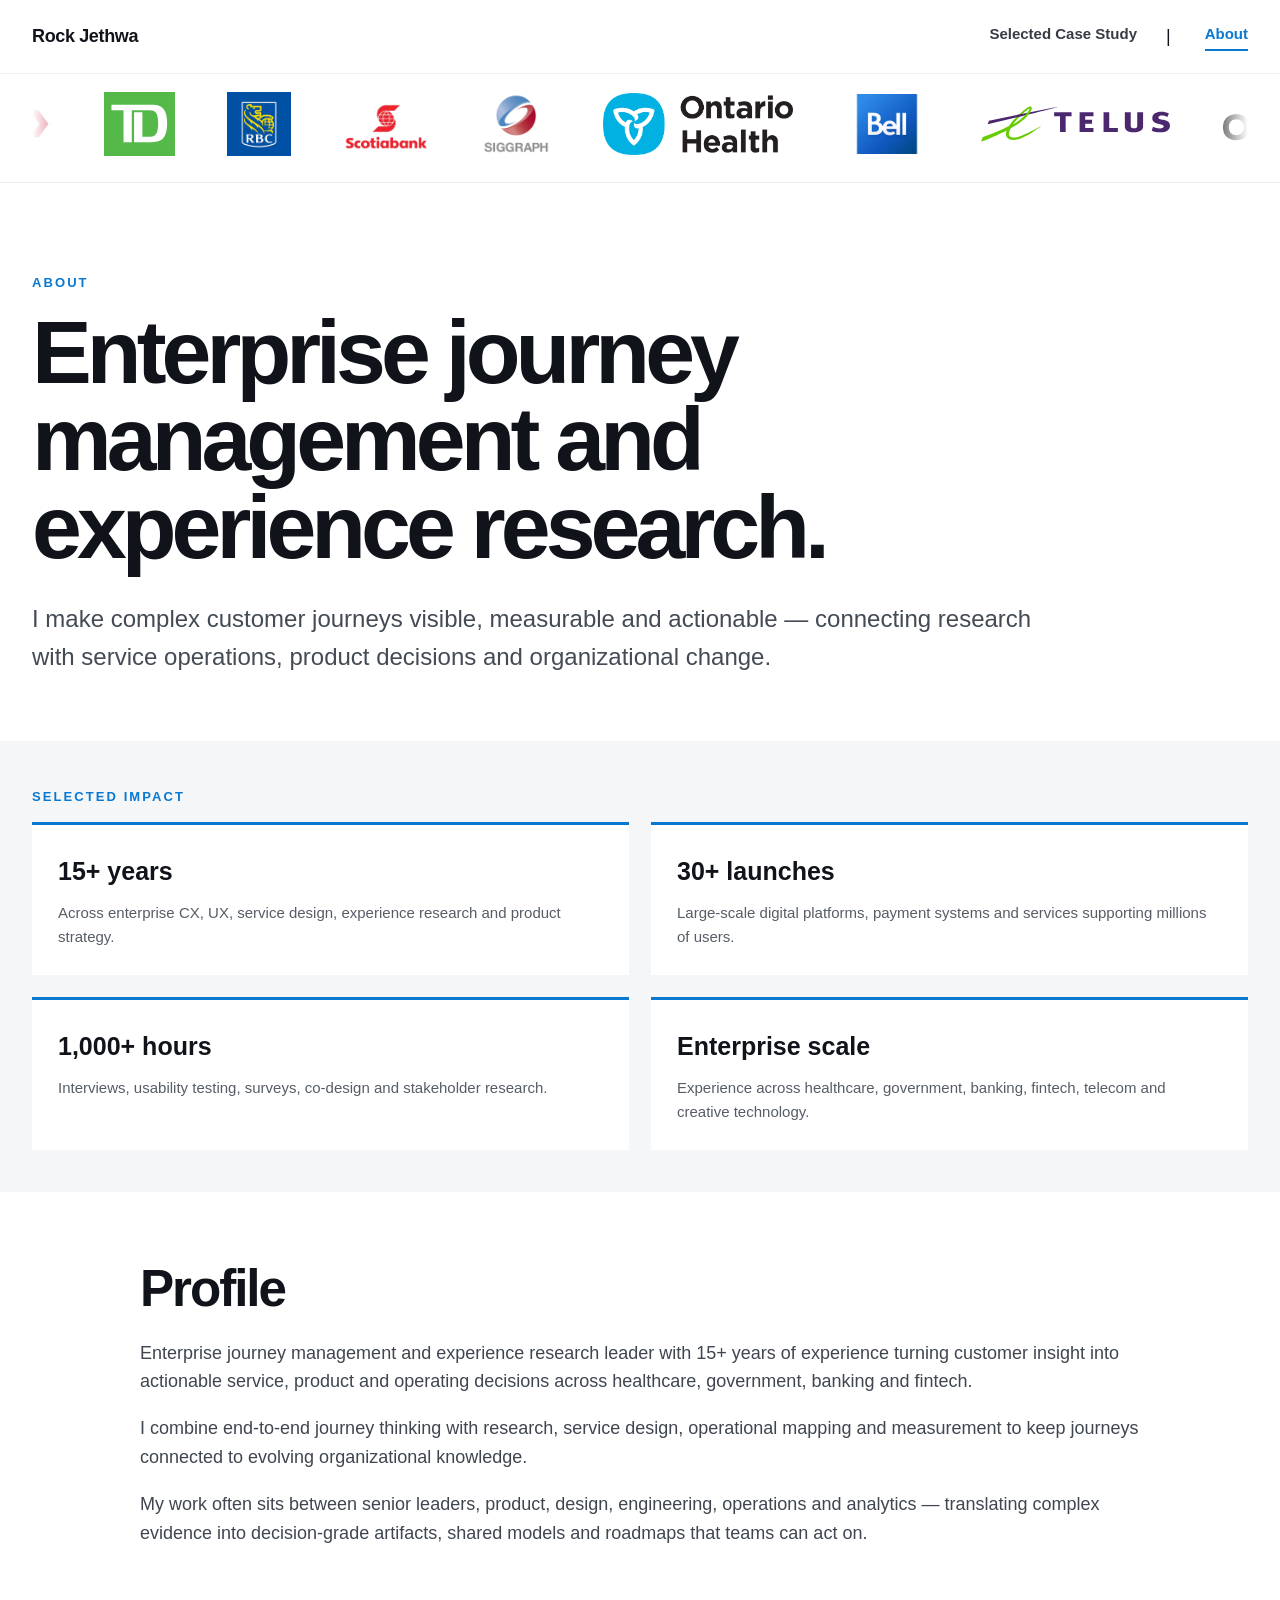
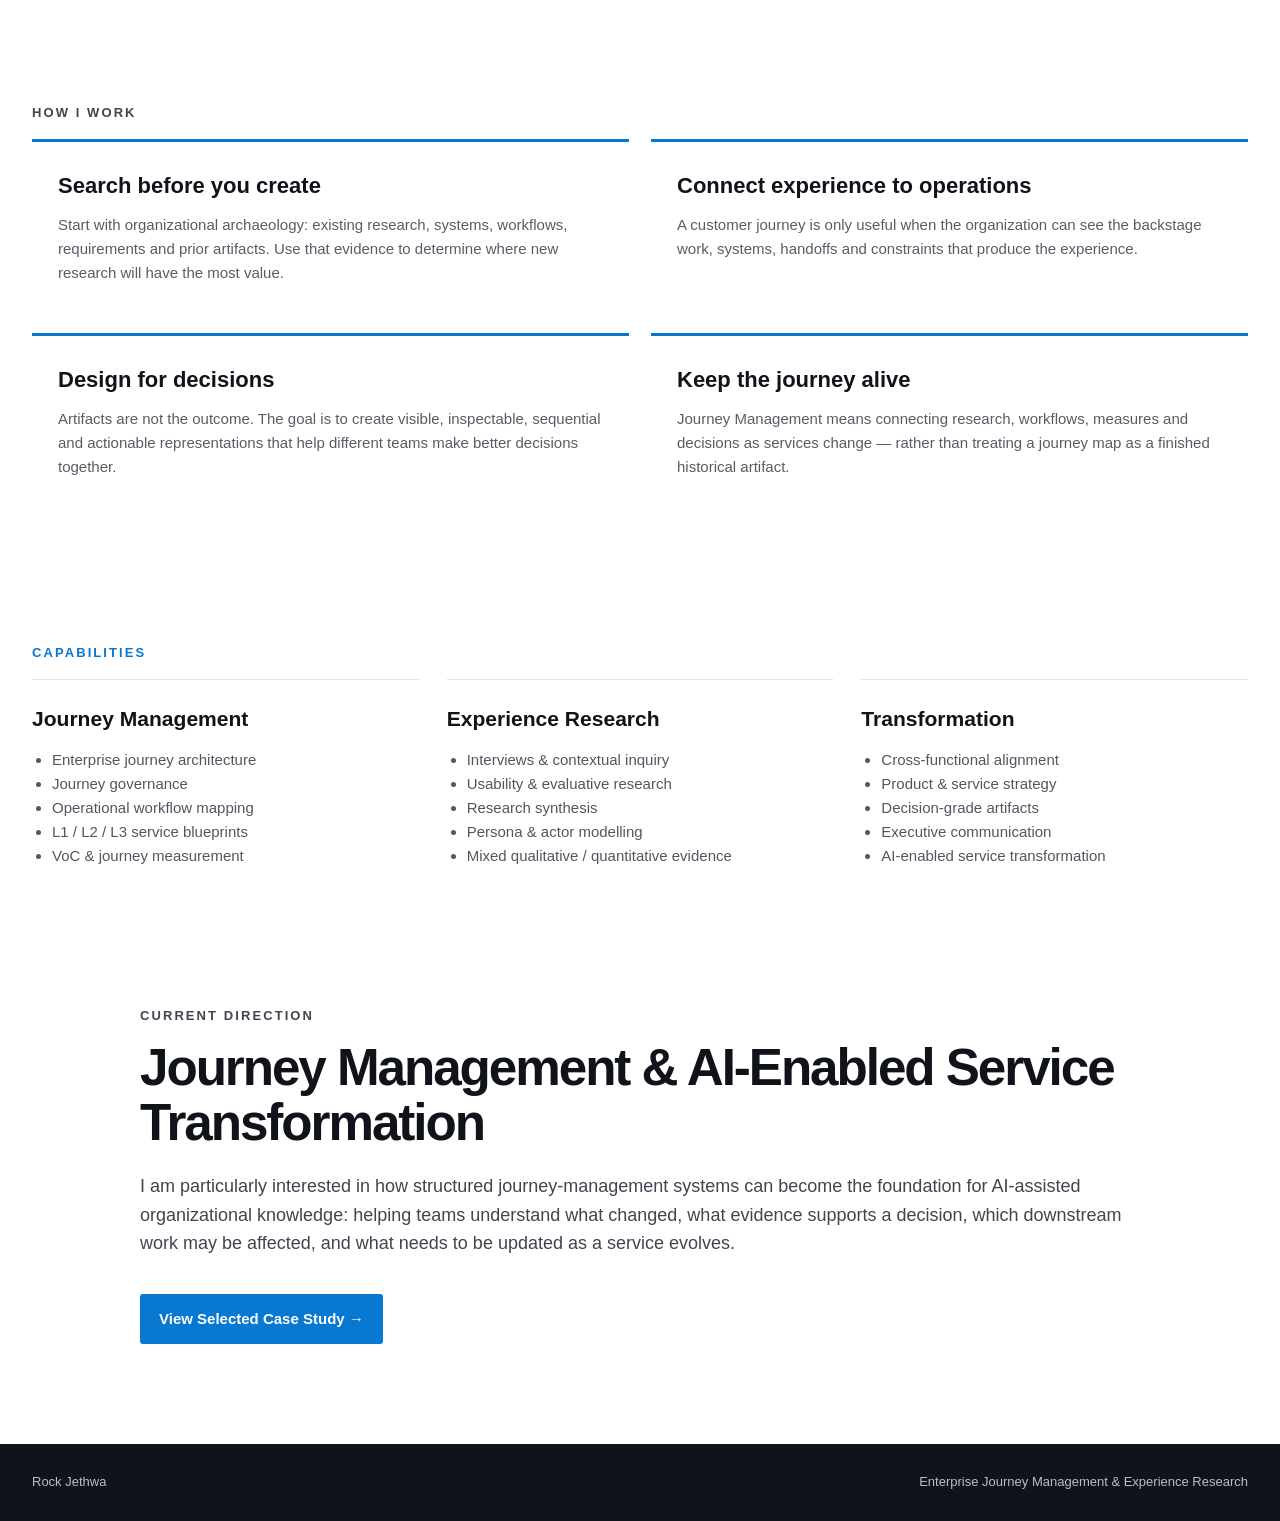
<file: about.html>
<!DOCTYPE html>

<html lang="en">
<head>
<meta charset="utf-8"/>
<meta content="width=device-width, initial-scale=1.0" name="viewport"/>
<title>About / Résumé | Rock Jethwa</title>
<meta content="About Rock Jethwa — enterprise journey management, experience research, service design and AI-enabled transformation leader." name="description"/>
<link href="styles.css" rel="stylesheet"/>
</head>
<body>
<header class="site-header">
<div class="container header-inner">
<a class="brand" href="index.html">Rock Jethwa</a>
<nav aria-label="Primary navigation" class="nav-links">
<a href="index.html">Selected Case Study</a>
  &nbsp;| &nbsp;
<a class="active" href="about.html">About</a>
</nav>
</div>
</header><section
  aria-label="Selected organizations"
  class="experience-strip logo-strip top-logo-strip"
>
  <div class="container">
    <div
      aria-label="Selected organizations I've worked with or contributed to"
      class="logo-marquee"
      data-logo-marquee=""
    >
      <div class="logo-marquee-track">

        <!-- GROUP 1 -->
        <div class="logo-marquee-group">
          <div class="logo-item">
            <img alt="CIBC logo" loading="eager" src="images/logo-cibc.png" />
          </div>
          <div class="logo-item">
            <img alt="TD logo" loading="eager" src="images/logo-td.svg" />
          </div>
          <div class="logo-item">
            <img alt="RBC logo" loading="eager" src="images/logo-rbc.png" />
          </div>
          <div class="logo-item">
            <img alt="Scotiabank logo" loading="eager" src="images/logo-scotiabank.png" />
          </div>
          <div class="logo-item">
            <img alt="ACM SIGGRAPH logo" loading="eager" src="images/logo-acm-siggraph.png" />
          </div>
          <div class="logo-item">
            <img alt="Ontario Health logo" loading="eager" src="images/logo-ontario-health.png" />
          </div>
          <div class="logo-item bell-logo-item">
            <img alt="Bell logo" loading="eager" src="images/logo-bell.png" />
          </div>
          <div class="logo-item">
            <img alt="TELUS logo" loading="eager" src="images/logo-telus.svg" />
          </div>
          <div class="logo-item">
            <img alt="Government of Ontario logo" loading="eager" src="images/logo-government-ontario.png" />
          </div>
        </div>

        <!-- GROUP 2 -->
        <div aria-hidden="true" class="logo-marquee-group">
          <div class="logo-item"><img alt="" src="images/logo-cibc.png" /></div>
          <div class="logo-item"><img alt="" src="images/logo-td.svg" /></div>
          <div class="logo-item"><img alt="" src="images/logo-rbc.png" /></div>
          <div class="logo-item"><img alt="" src="images/logo-scotiabank.png" /></div>
          <div class="logo-item"><img alt="" src="images/logo-acm-siggraph.png" /></div>
          <div class="logo-item"><img alt="" src="images/logo-ontario-health.png" /></div>
          <div class="logo-item bell-logo-item"><img alt="" src="images/logo-bell.png" /></div>
          <div class="logo-item"><img alt="" src="images/logo-telus.svg" /></div>
          <div class="logo-item"><img alt="" src="images/logo-government-ontario.png" /></div>
        </div>

        <!-- GROUP 3 -->
        <div aria-hidden="true" class="logo-marquee-group">
          <div class="logo-item"><img alt="" src="images/logo-cibc.png" /></div>
          <div class="logo-item"><img alt="" src="images/logo-td.svg" /></div>
          <div class="logo-item"><img alt="" src="images/logo-rbc.png" /></div>
          <div class="logo-item"><img alt="" src="images/logo-scotiabank.png" /></div>
          <div class="logo-item"><img alt="" src="images/logo-acm-siggraph.png" /></div>
          <div class="logo-item"><img alt="" src="images/logo-ontario-health.png" /></div>
          <div class="logo-item bell-logo-item"><img alt="" src="images/logo-bell.png" /></div>
          <div class="logo-item"><img alt="" src="images/logo-telus.svg" /></div>
          <div class="logo-item"><img alt="" src="images/logo-government-ontario.png" /></div>
        </div>

      </div>
    </div>
  </div>
</section>
<main>
<section class="about-hero">
<div class="container">
<p class="eyebrow">ABOUT</p>
<h1>Enterprise journey management and experience research.</h1>
<p class="about-lead">I make complex customer journeys visible, measurable and actionable — connecting research with service operations, product decisions and organizational change.</p>
</div>
</section><section class="about-section-light">
<div class="container">
<p class="eyebrow">SELECTED IMPACT</p>
<div class="impact-grid">
<div><strong>15+ years</strong><p>Across enterprise CX, UX, service design, experience research and product strategy.</p></div>
<div><strong>30+ launches</strong><p>Large-scale digital platforms, payment systems and services supporting millions of users.</p></div>
<div><strong>1,000+ hours</strong><p>Interviews, usability testing, surveys, co-design and stakeholder research.</p></div>
<div><strong>Enterprise scale</strong><p>Experience across healthcare, government, banking, fintech, telecom and creative technology.</p></div>
</div>
</div>
</section><section class="about-copy">
<div class="container narrow">
<h2>Profile</h2>
<p>Enterprise journey management and experience research leader with 15+ years of experience turning customer insight into actionable service, product and operating decisions across healthcare, government, banking and fintech.</p>
<p>I combine end-to-end journey thinking with research, service design, operational mapping and measurement to keep journeys connected to evolving organizational knowledge.</p>
<p>My work often sits between senior leaders, product, design, engineering, operations and analytics — translating complex evidence into decision-grade artifacts, shared models and roadmaps that teams can act on.</p>
</div>
</section>
<section class="about-copy">
<div class="container">
<p class="eyebrow">HOW I WORK</p>
<div class="principles-grid">
<div><h3>Search before you create</h3><p>Start with organizational archaeology: existing research, systems, workflows, requirements and prior artifacts. Use that evidence to determine where new research will have the most value.</p></div>
<div><h3>Connect experience to operations</h3><p>A customer journey is only useful when the organization can see the backstage work, systems, handoffs and constraints that produce the experience.</p></div>
<div><h3>Design for decisions</h3><p>Artifacts are not the outcome. The goal is to create visible, inspectable, sequential and actionable representations that help different teams make better decisions together.</p></div>
<div><h3>Keep the journey alive</h3><p>Journey Management means connecting research, workflows, measures and decisions as services change — rather than treating a journey map as a finished historical artifact.</p></div>
</div>
</div>
</section>
<section class="resume-section">
<div class="container">
<p class="eyebrow">CAPABILITIES</p>
<div class="capability-columns">
<div><h3>Journey Management</h3><ul><li>Enterprise journey architecture</li><li>Journey governance</li><li>Operational workflow mapping</li><li>L1 / L2 / L3 service blueprints</li><li>VoC &amp; journey measurement</li></ul></div>
<div><h3>Experience Research</h3><ul><li>Interviews &amp; contextual inquiry</li><li>Usability &amp; evaluative research</li><li>Research synthesis</li><li>Persona &amp; actor modelling</li><li>Mixed qualitative / quantitative evidence</li></ul></div>
<div><h3>Transformation</h3><ul><li>Cross-functional alignment</li><li>Product &amp; service strategy</li><li>Decision-grade artifacts</li><li>Executive communication</li><li>AI-enabled service transformation</li></ul></div>
</div>
</div>
</section>
<section class="about-copy closing-about">
<div class="container narrow">
<p class="eyebrow">CURRENT DIRECTION</p>
<h2>Journey Management &amp; AI-Enabled Service Transformation</h2>
<p>I am particularly interested in how structured journey-management systems can become the foundation for AI-assisted organizational knowledge: helping teams understand what changed, what evidence supports a decision, which downstream work may be affected, and what needs to be updated as a service evolves.</p>
<a class="button" href="index.html">View Selected Case Study →</a>
</div>
</section>
</main>
<footer class="site-footer">
<div class="container"><span>Rock Jethwa</span><span>Enterprise Journey Management &amp; Experience Research</span></div>
</footer>
<script defer="" src="scripts.js"></script></body>
</html>
</file>
<file: styles.css>
* {
  box-sizing: border-box;
}
html {
  scroll-behavior: smooth;
}
body {
  margin: 0;
  background: #fff;
  color: #11131a;
  font-family:
    Inter,
    -apple-system,
    BlinkMacSystemFont,
    "Segoe UI",
    Helvetica,
    Arial,
    sans-serif;
  font-size: 18px;
  line-height: 1.6;
}
img {
  display: block;
  max-width: 100%;
}
a {
  color: inherit;
}
.container {
  width: min(1240px, calc(100% - 64px));
  margin: 0 auto;
}
.container.narrow {
  width: min(1000px, calc(100% - 64px));
}

.site-header {
  padding: 22px 0;
  background: rgba(255, 255, 255, 0.96);
  border-bottom: 1px solid #eef0f3;
  position: sticky;
  top: 0;
  z-index: 20;
  backdrop-filter: blur(8px);
}
.header-inner {
  display: flex;
  align-items: center;
  justify-content: space-between;
  gap: 24px;
}
.brand {
  font-weight: 800;
  text-decoration: none;
  letter-spacing: -0.02em;
}
.nav-links {
  display: flex;
  flex-wrap: wrap;
  gap: 12px 24px;
}
.nav-links a {
  color: #363b44;
  font-size: 15px;
  font-weight: 650;
  text-decoration: none;
  padding-bottom: 3px;
  border-bottom: 2px solid transparent;
}
.nav-links a:hover,
.nav-links a.active {
  color: #0878d1;
  border-bottom-color: #0878d1;
}

.hero {
  padding-top: 28px;
}
.hero-panel {
  position: relative;
  min-height: 440px;
  display: flex;
  align-items: flex-end;
  overflow: hidden;
  padding: 58px 60px;
  background:
    radial-gradient(
      circle at 75% 30%,
      rgba(209, 37, 255, 0.75),
      transparent 30%
    ),
    radial-gradient(circle at 45% 20%, rgba(0, 144, 255, 0.7), transparent 32%),
    linear-gradient(125deg, #050716 0%, #081a42 38%, #35115b 67%, #080912 100%);
  border-radius: 8px;
}
.hero-panel::before {
  content: "";
  position: absolute;
  inset: -35% -10% auto 20%;
  height: 85%;
  background: linear-gradient(
    115deg,
    transparent 20%,
    rgba(0, 176, 255, 0.7) 40%,
    rgba(205, 33, 255, 0.65) 58%,
    rgba(255, 89, 44, 0.55) 75%,
    transparent 90%
  );
  filter: blur(35px);
  transform: rotate(-5deg);
}
.hero-content {
  position: relative;
  z-index: 2;
  max-width: 1000px;
}
.hero-kicker {
  margin: 0 0 18px;
  color: rgba(255, 255, 255, 0.72);
  font-size: 13px;
  font-weight: 800;
  letter-spacing: 0.14em;
}
.hero h1 {
  max-width: 1000px;
  margin: 0 0 24px;
  color: #fff;
  font-size: clamp(42px, 5.5vw, 76px);
  line-height: 0.98;
  letter-spacing: -0.05em;
}
.hero-statement {
  margin: 0;
  color: rgba(255, 255, 255, 0.94);
  font-size: 24px;
  font-style: italic;
}

.experience-stats {
  padding: 38px 0 28px;
}

/* Four-column grids */
.stats-grid,
.scale-grid {
  display: grid;
  grid-template-columns: repeat(4, 1fr);
  gap: 32px;
}

/* Five-column My Work — At a Glance grid */
.at-a-glance {
  display: grid;
  grid-template-columns: repeat(5, 1fr);
  gap: 32px;
}

.stat {
  text-align: center;
}
.stat strong,
.scale-item strong,
.glance-item strong {
  display: block;
  margin-bottom: 6px;
  font-size: 28px;
  line-height: 1.05;
}
.stat span,
.scale-item span,
.glance-item span {
  display: block;
  color: #4a5059;
  font-size: 15px;
  line-height: 1.4;
}

/* Logo scroller: uses native horizontal scrolling driven by JavaScript rather than
   a CSS animation. This mirrors the reliable Toronto SIGGRAPH approach and avoids
   desktop/browser/Windows reduced-motion animation differences. */
.experience-strip {
  padding: 10px 0 18px;
}
.top-logo-strip {
  background: #fff;
  border-bottom: 1px solid #eceff2;
}
.logo-strip {
  overflow: hidden;
}
.logo-marquee {
  --logo-gap: 52px;
  position: relative;
  width: 100%;
  overflow-x: auto;
  overflow-y: hidden;
  padding: 8px 0;
  cursor: grab;
  -webkit-overflow-scrolling: touch;
  overscroll-behavior-inline: contain;
  scrollbar-width: none;
  -webkit-mask-image: linear-gradient(
    to right,
    transparent 0,
    #000 4%,
    #000 96%,
    transparent 100%
  );
  mask-image: linear-gradient(
    to right,
    transparent 0,
    #000 4%,
    #000 96%,
    transparent 100%
  );
}
.logo-marquee::-webkit-scrollbar {
  display: none;
}
.logo-marquee.is-dragging {
  cursor: grabbing;
}
.logo-marquee-track {
  display: flex;
  align-items: center;
  width: max-content;
}
.logo-marquee-group {
  display: flex;
  align-items: center;
  flex: 0 0 auto;
  gap: var(--logo-gap);
  /* The right padding creates the same space between the last logo in one
     group and the first logo in the next group, so the infinite loop has
     no "Government of Ontario → CIBC" collision. */
  padding-right: var(--logo-gap);
}

.logo-item {
  flex: 0 0 auto;
  width: auto;
  min-width: 0;
  display: flex;
  align-items: center;
  justify-content: center;
}

.logo-item img {
  display: block;
  width: auto;
  max-width: 190px;
  height: 64px;
  object-fit: contain;
}

/* Bell is a compact square mark between much wider logos.
   Keep it visually substantial, but pull the neighboring spacing inward
   so it reads with the same visual rhythm as the other marks. */
.bell-logo-item {
  margin-left: -18px;
  margin-right: -18px;
}

.bell-logo-item img {
  height: 64px;
  max-width: 120px;
}
@media (hover: hover) and (pointer: fine) {
  .logo-item img:hover {
    transform: translateY(-1px);
  }
}
.experience-chips {
  display: flex;
  flex-wrap: wrap;
  gap: 10px;
  justify-content: center;
}
.experience-chips span {
  padding: 10px 15px;
  border: 1px solid #dfe3e8;
  border-radius: 999px;
  color: #4b515a;
  font-size: 14px;
  font-weight: 650;
  background: #fff;
}
.experience-chips.large {
  justify-content: flex-start;
}

.eyebrow {
  margin: 0 0 18px;
  color: #0878d1;
  font-size: 13px;
  font-weight: 800;
  letter-spacing: 0.16em;
  line-height: 1.2;
}
.section-number {
  margin: 0 0 8px;
  color: #8a929c;
  font-size: 14px;
  font-weight: 800;
  letter-spacing: 0.12em;
}
.section-title {
  max-width: 1000px;
  margin: 0 0 24px;
  color: #11131a;
  font-size: clamp(42px, 5vw, 68px);
  font-weight: 760;
  letter-spacing: -0.045em;
  line-height: 1.02;
}
.section-lead {
  max-width: 1000px;
  margin: 0 0 30px;
  color: #444b55;
  font-size: 22px;
  line-height: 1.5;
}
.case-section
  > .container
  > p:not(.eyebrow):not(.section-number):not(.section-lead):not(
    .framework-line
  ) {
  max-width: 1000px;
  margin-top: 22px;
  margin-bottom: 0;
  color: #303640;
}

.case-intro {
  padding: 24px 0 0;
}
.case-title {
  margin: 0;
  font-size: clamp(64px, 8vw, 108px);
  font-weight: 760;
  letter-spacing: -0.055em;
  line-height: 0.95;
}

.case-title-with-logo {
  display: flex;
  align-items: center;
  gap: 18px;
}

.case-title-logo {
  width: 72px;
  height: 72px;
  object-fit: contain;
  flex: 0 0 auto;
  border-radius: 8px;
}
.case-kicker {
  margin: 20px 0 0;
  color: #0878d1;
  font-size: clamp(22px, 2.3vw, 32px);
  font-weight: 750;
  letter-spacing: -0.02em;
}
.case-subtitle {
  max-width: 1000px;
  margin: 16px 0 8px;
  color: #454b54;
  font-size: clamp(28px, 3vw, 40px);
  line-height: 1.25;
}
.confidentiality-note {
  margin: 0;
  color: #7b818a;
  font-size: 15px;
  font-style: italic;
}

.program-scale {
  margin-top: 64px;
}
.program-scale h3 {
  max-width: 1000px;
  margin: 0 0 28px;
  font-size: clamp(42px, 5vw, 68px);
  line-height: 1.04;
  letter-spacing: -0.045em;
}
.program-scale-intro {
  max-width: 1000px;
  margin: 0 0 38px;
  color: #444b55;
  font-size: 21px;
}
.scale-item,
.glance-item {
  padding-top: 22px;
  border-top: 1px solid #dfe3e8;
}
.scale-item strong,
.glance-item strong {
  font-size: 38px;
}
.source-note {
  margin: 28px 0 0;
  color: #858b94;
  font-size: 13px;
}
.work-scale {
  margin-top: 58px;
}

.case-section {
  padding: 82px 0 8px;
}
.first-case-section {
  padding-top: 76px;
}
.approach-overview {
  margin-top: 82px;
  padding: 76px 0;
  background: #f5f6f8;
}
.approach-grid {
  display: grid;
  grid-template-columns: repeat(2, 1fr);
  gap: 12px;
  margin: 34px 0 24px;
}
.approach-grid a {
  display: grid;
  grid-template-columns: 42px 1fr;
  gap: 3px 12px;
  padding: 19px 20px;
  background: #fff;
  border: 1px solid #e2e5e9;
  text-decoration: none;
}
.approach-grid a:hover {
  border-color: #0878d1;
}
.approach-grid span {
  grid-row: 1 / span 2;
  color: #8a929c;
  font-size: 12px;
  font-weight: 800;
  padding-top: 4px;
}
.approach-grid strong {
  font-size: 17px;
  line-height: 1.3;
}
.approach-grid small {
  color: #666d76;
  font-size: 13px;
}
.approach-note {
  max-width: 900px;
  margin: 24px 0 0;
  color: #565d66;
}

.case-visual {
  margin: 36px 0 28px;
  max-width: 1240px;
}
.case-visual img {
  width: 100%;
  border: 1px solid #e2e5e9;
  background: #f7f8fa;
}
.case-visual figcaption {
  margin-top: 8px;
  color: #7b818a;
  font-size: 13px;
  font-style: italic;
}
.wide-visual {
  max-width: none;
}

.question-list,
.ai-questions {
  display: grid;
  grid-template-columns: repeat(2, 1fr);
  gap: 10px;
  max-width: 1240px;
  margin: 28px 0 0;
}
.question-list p,
.ai-questions p {
  margin: 0;
  padding: 16px 18px;
  background: #f5f6f8;
  border-left: 3px solid #0878d1;
  color: #3e444d;
  font-size: 15px;
}
.method-chips {
  display: flex;
  flex-wrap: wrap;
  gap: 9px;
  max-width: 1240px;
  margin: 28px 0 0;
}
.method-chips span {
  padding: 9px 13px;
  background: #f5f6f8;
  color: #4b515a;
  font-size: 14px;
  border-radius: 3px;
}
.journey-stages,
.traceability-chain,
.management-loop {
  display: flex;
  align-items: center;
  flex-wrap: wrap;
  gap: 10px;
  max-width: 1240px;
  margin: 32px 0 6px;
  padding: 22px;
  background: #f5f6f8;
}
.journey-stages span,
.traceability-chain span,
.management-loop span {
  padding: 8px 11px;
  background: #fff;
  border: 1px solid #e2e5e9;
  font-size: 14px;
  font-weight: 700;
}
.journey-stages b,
.traceability-chain b,
.management-loop b {
  color: #8a929c;
  font-weight: 500;
}
blockquote {
  max-width: 1000px;
  margin: 34px 0 0;
  padding: 24px 28px;
  border-left: 5px solid #0878d1;
  background: #f5f6f8;
  color: #242931;
  font-size: 26px;
  font-weight: 700;
  letter-spacing: -0.02em;
}
.level-grid {
  display: grid;
  grid-template-columns: repeat(3, 1fr);
  gap: 18px;
  max-width: 1240px;
  margin: 34px 0 8px;
}
.level-grid > div {
  padding: 24px;
  border-top: 3px solid #0878d1;
  background: #f5f6f8;
}
.level-grid strong {
  font-size: 18px;
}
.level-grid p {
  margin: 10px 0 0;
  color: #555b64;
  font-size: 15px;
}
.evidence-grid {
  display: grid;
  grid-template-columns: repeat(2, 1fr);
  gap: 14px;
  max-width: 1240px;
  margin: 32px 0 0;
}
.evidence-grid div {
  padding: 20px;
  background: #f5f6f8;
}
.evidence-grid strong {
  display: block;
  margin-bottom: 5px;
  font-size: 16px;
}
.evidence-grid span {
  color: #555b64;
  font-size: 15px;
}

.governance-grid {
  display: grid;
  grid-template-columns: repeat(3, 1fr);
  gap: 18px;
  margin: 36px 0 10px;
}
.governance-grid.four {
  grid-template-columns: repeat(4, 1fr);
}
.governance-card {
  padding: 24px;
  background: #f6f7f8;
}
.governance-card strong {
  color: #0878d1;
  font-size: 13px;
  letter-spacing: 0.08em;
}
.governance-card h3 {
  margin: 8px 0 8px;
  font-size: 21px;
}
.governance-card p {
  margin: 0;
  color: #555b64;
  font-size: 14px;
}
.framework-line {
  max-width: 1240px;
  margin: 34px 0 0;
  padding: 24px;
  background: #11131a;
  color: #fff;
  font-size: clamp(20px, 2.3vw, 30px);
  font-weight: 750;
  line-height: 1.35;
}

.role-grid {
  display: grid;
  grid-template-columns: repeat(3, 1fr);
  gap: 28px;
  margin-top: 38px;
}
.role-grid > div {
  padding-top: 22px;
  border-top: 1px solid #dfe3e8;
}
.role-grid h3 {
  margin: 0 0 12px;
  font-size: 19px;
}
.role-grid p {
  margin: 0;
  color: #515760;
  font-size: 16px;
}

.case-cta {
  padding: 90px 0;
}
.cta-panel {
  padding: 48px;
  background: #11131a;
  color: #fff;
}
.cta-panel .eyebrow {
  color: #7fc8ff;
}
.cta-panel h2 {
  max-width: 800px;
  margin: 0 0 28px;
  font-size: clamp(36px, 4vw, 56px);
  line-height: 1.05;
  letter-spacing: -0.04em;
}
.button {
  display: inline-block;
  padding: 13px 19px;
  background: #0878d1;
  color: #fff;
  text-decoration: none;
  font-size: 15px;
  font-weight: 750;
  border-radius: 3px;
}
.button:hover {
  background: #0667b2;
}

.about-hero {
  padding: 92px 0 64px;
}
.about-hero h1 {
  max-width: 1000px;
  margin: 0;
  font-size: clamp(52px, 7vw, 96px);
  line-height: 0.98;
  letter-spacing: -0.055em;
}
.about-lead {
  max-width: 1000px;
  margin: 28px 0 0;
  color: #444b55;
  font-size: 24px;
}
.about-copy {
  padding: 70px 0;
}
.about-copy h2,
.closing-about h2 {
  margin: 0 0 22px;
  font-size: clamp(36px, 4vw, 58px);
  letter-spacing: -0.04em;
  line-height: 1.06;
}
.about-copy p {
  max-width: 1000px;
  color: #3f4650;
}
.about-section-light {
  padding: 70px 0;
  background: #f5f6f8;
}
.impact-grid,
.principles-grid {
  display: grid;
  grid-template-columns: repeat(2, 1fr);
  gap: 22px;
}
.impact-grid > div,
.principles-grid > div {
  padding: 26px;
  background: #fff;
  border-top: 3px solid #0878d1;
}
.impact-grid strong {
  font-size: 25px;
}
.impact-grid p,
.principles-grid p {
  margin: 10px 0 0;
  color: #565d66;
  font-size: 15px;
}
.principles-grid h3 {
  margin: 0;
  font-size: 22px;
}
.resume-section {
  padding: 70px 0;
}
.capability-columns {
  display: grid;
  grid-template-columns: repeat(3, 1fr);
  gap: 28px;
}
.capability-columns > div {
  padding-top: 22px;
  border-top: 1px solid #dfe3e8;
}
.capability-columns h3 {
  margin: 0 0 12px;
}
.capability-columns ul {
  margin: 0;
  padding-left: 20px;
  color: #515760;
  font-size: 15px;
}
.closing-about {
  padding-bottom: 100px;
}
.closing-about .button {
  margin-top: 18px;
}

.site-footer {
  padding: 28px 0;
  background: #11131a;
  color: #fff;
}
.site-footer .container {
  display: flex;
  justify-content: space-between;
  gap: 25px;
  color: #b9bec6;
  font-size: 13px;
}

@media (max-width: 950px) {
  .stats-grid,
  .scale-grid,
  .at-a-glance,
  .governance-grid.four {
    grid-template-columns: repeat(2, 1fr);
  }
  .level-grid,
  .role-grid,
  .capability-columns {
    grid-template-columns: 1fr;
  }
}

@media (max-width: 700px) {
  body {
    font-size: 16px;
  }
  .container,
  .container.narrow {
    width: min(92%, 1240px);
  }
  .site-header {
    position: static;
    padding: 18px 0;
  }
  .header-inner {
    align-items: flex-start;
    flex-direction: column;
    gap: 10px;
  }
  .nav-links {
    gap: 10px 16px;
  }
  .nav-links a {
    font-size: 13px;
  }
  .hero {
    padding-top: 0;
  }
  .hero-panel {
    min-height: 430px;
    padding: 38px 28px;
    border-radius: 0;
  }
  .hero h1 {
    font-size: 44px;
  }
  .hero-statement {
    font-size: 20px;
  }
  .stats-grid,
  .scale-grid,
  .at-a-glance,
  .approach-grid,
  .question-list,
  .ai-questions,
  .evidence-grid,
  .governance-grid.four,
  .impact-grid,
  .principles-grid {
    grid-template-columns: 1fr;
  }
  .stat {
    text-align: left;
  }
  .case-title {
    font-size: 58px;
  }
  .case-title-with-logo {
    gap: 14px;
  }
  .case-title-logo {
    width: 56px;
    height: 56px;
    border-radius: 6px;
  }
  .case-kicker {
    font-size: 23px;
  }
  .case-subtitle {
    font-size: 27px;
  }
  .program-scale {
    margin-top: 50px;
  }
  .program-scale h3,
  .section-title {
    font-size: 42px;
  }
  .program-scale-intro,
  .section-lead {
    font-size: 19px;
  }
  .case-section,
  .first-case-section {
    padding-top: 60px;
  }
  .approach-overview {
    margin-top: 60px;
    padding: 58px 0;
  }
  .case-visual {
    margin: 26px 0 22px;
  }
  .journey-stages,
  .traceability-chain,
  .management-loop {
    align-items: flex-start;
    flex-direction: column;
  }
  .journey-stages b,
  .traceability-chain b,
  .management-loop b {
    transform: rotate(90deg);
    margin-left: 18px;
  }
  blockquote {
    font-size: 21px;
  }
  .cta-panel {
    padding: 34px 28px;
  }
  .about-hero {
    padding: 64px 0 46px;
  }
  .about-hero h1 {
    font-size: 52px;
  }
  .about-lead {
    font-size: 20px;
  }
  .site-footer .container {
    align-items: flex-start;
    flex-direction: column;
  }
}

/* Shared page-width alignment: copy follows the hero's 1000px text measure;
   grids, artifacts and logo strips can use the full 1240px hero panel width. */
.case-intro .container,
.program-scale .container,
.work-scale .container,
.approach-overview .container,
.case-section .container,
.about-hero .container,
.about-copy .container,
.about-section-light .container,
.resume-section .container,
.case-cta .container {
  max-width: 1240px;
}

/* About page spacing. */
.about-hero + .about-section-light {
  padding-top: 48px;
  padding-bottom: 42px;
}

@media (max-width: 950px) {
  .logo-marquee {
    --logo-gap: 42px;
  }
  .logo-item {
    width: auto;
    min-width: 0;
    height: auto;
  }
  .logo-item img {
    height: 58px;
    max-width: 175px;
  }
  .bell-logo-item {
    margin-left: -14px;
    margin-right: -14px;
  }
  .bell-logo-item img {
    height: 58px;
    max-width: 108px;
  }
}

@media (max-width: 700px) {
  .logo-marquee {
    --logo-gap: 28px;
    -webkit-mask-image: linear-gradient(
      to right,
      transparent 0,
      #000 7%,
      #000 93%,
      transparent 100%
    );
    mask-image: linear-gradient(
      to right,
      transparent 0,
      #000 7%,
      #000 93%,
      transparent 100%
    );
  }
  .logo-item {
    width: auto;
    min-width: 0;
    height: auto;
  }
  .logo-item img {
    height: 52px;
    max-width: 158px;
  }
  .bell-logo-item {
    margin-left: -10px;
    margin-right: -10px;
  }
  .bell-logo-item img {
    height: 52px;
    max-width: 98px;
  }
  .top-logo-strip {
    padding-bottom: 14px;
  }
}

@media (max-width: 480px) {
  .container,
  .container.narrow {
    width: min(92%, 1240px);
  }
  .hero-panel {
    padding-left: 22px;
    padding-right: 22px;
  }
  .hero h1 {
    font-size: 38px;
  }
  .case-title {
    font-size: 50px;
  }
  .case-title-with-logo {
    gap: 12px;
  }
  .case-title-logo {
    width: 48px;
    height: 48px;
  }
  .program-scale h3,
  .section-title {
    font-size: 36px;
  }
  .case-kicker {
    font-size: 21px;
  }
  .case-subtitle {
    font-size: 24px;
  }
  .logo-marquee {
    --logo-gap: 24px;
  }
  .logo-item {
    width: auto;
    min-width: 0;
  }
  .approach-grid a {
    grid-template-columns: 34px 1fr;
    padding: 16px;
  }
  .cta-panel {
    padding: 30px 22px;
  }
}

@media (prefers-reduced-motion: reduce) {
  html {
    scroll-behavior: auto;
  }
  /* Keep the logo strip functional even when Windows/browser animation effects are disabled.
     It remains directly pausable by touch/drag and stops while the tab is hidden. */
  .logo-item img {
    transition: none;
  }
}
</file>
